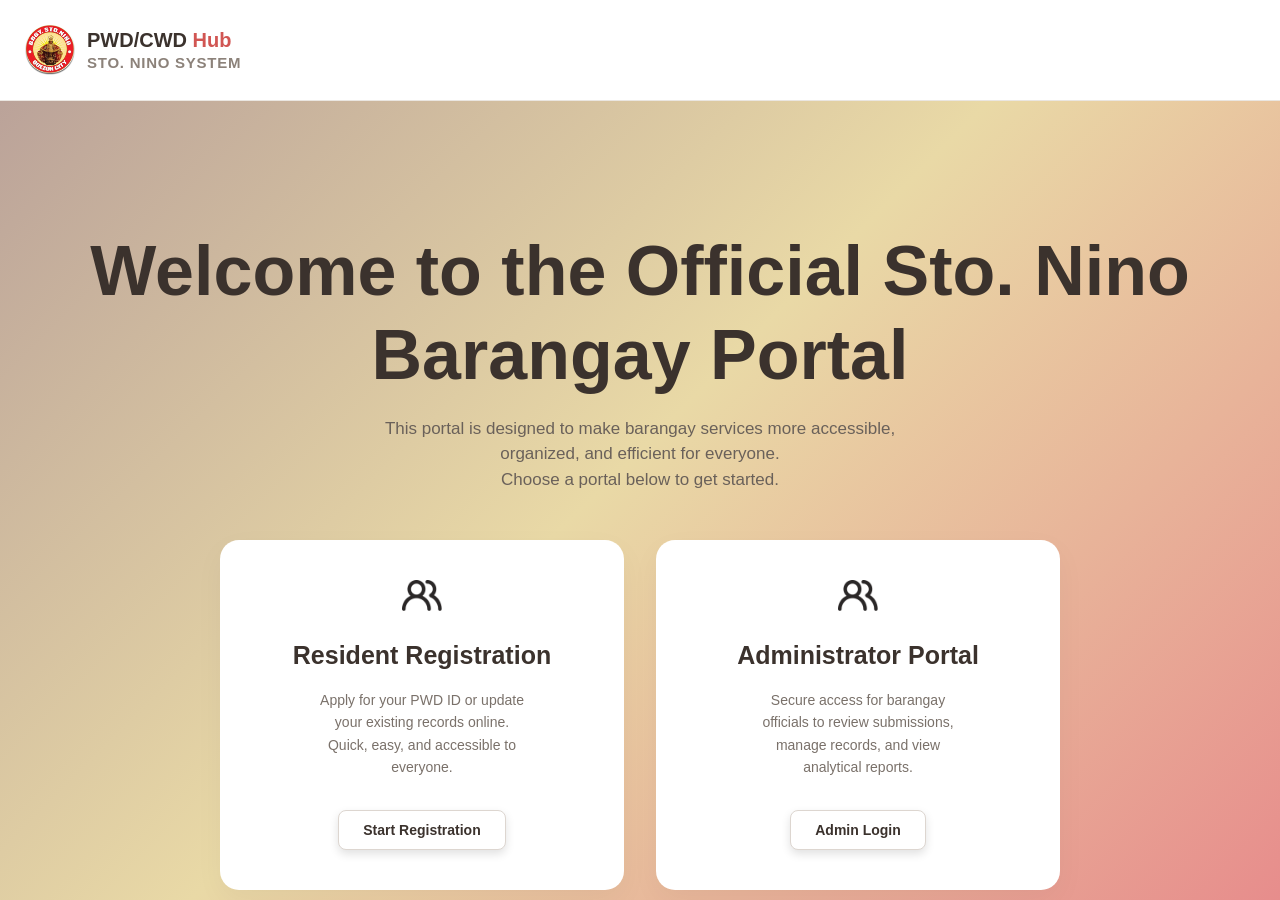
<file: index.html>
<!DOCTYPE html>
<html lang="en">
<head>
    <meta charset="UTF-8">
    <meta name="viewport" content="width=device-width, initial-scale=1.0">
    <title>Sto. Nino Barangay Portal Replica</title>
    <link rel="stylesheet" href="css/homepage.css" />
</head>
<body>
    <div class="page-container">
        <header>
            <div class="header-branding">

               <img src="assets/barangay-logo.png" alt="Company Logo" width="50">
                        <!-- papalitan nalang yung laman ng icon sa taas nito (placeholder icon lng muna) -->
                 
                <div class="header-text">
                    <div>PWD/CWD <span class="hub-text">Hub</span></div>
                    <span class="system-text">Sto. Nino System</span>
                </div>
            </div>
        </header>

        <main>
            <div class="main-container">
                <div class="welcome-message">
                    <h1>Welcome to the Official Sto. Nino Barangay Portal</h1>
                    <p>This portal is designed to make barangay services more accessible, <br> organized, and efficient for everyone. <br>Choose a portal below to get started.</p>
                </div>

                <div class="portal-cards-grid">
                    <div class="portal-card">
                           <img src="assets/users.png" alt="Company Logo" width="40">
                        <!-- papalitan nalang yung laman ng icon sa taas nito (placeholder icon lng muna) -->
                        <h2>Resident Registration</h2>
                        <p>Apply for your PWD ID or update <br> your existing records online.<br> Quick, easy, and accessible to <br>everyone.</p>
                        <button class="card-button" onclick= "toLogin()"> 
                            Start Registration
                        </button>
                    </div>

                    <div class="portal-card">
                        <img src="assets/users.png" alt="Company Logo" width="40">
                        <!-- papalitan nalang yung laman ng icon sa taas nito (placeholder icon lng muna) -->
                        <h2>Administrator Portal</h2>
                        <p>Secure access for barangay<br> officials to review submissions,<br> manage records, and view<br> analytical reports.</p>
                        <button class="card-button" onclick = "toLogin()"> 
                         
                                Admin Login
                          
                        </button>
                    </div>
                </div>
            </div>
        </main>
    </div>
</body>
<script>
    function toLogin() {
        window.location.href = "login.html";
    }
</script>
</html>
</file>
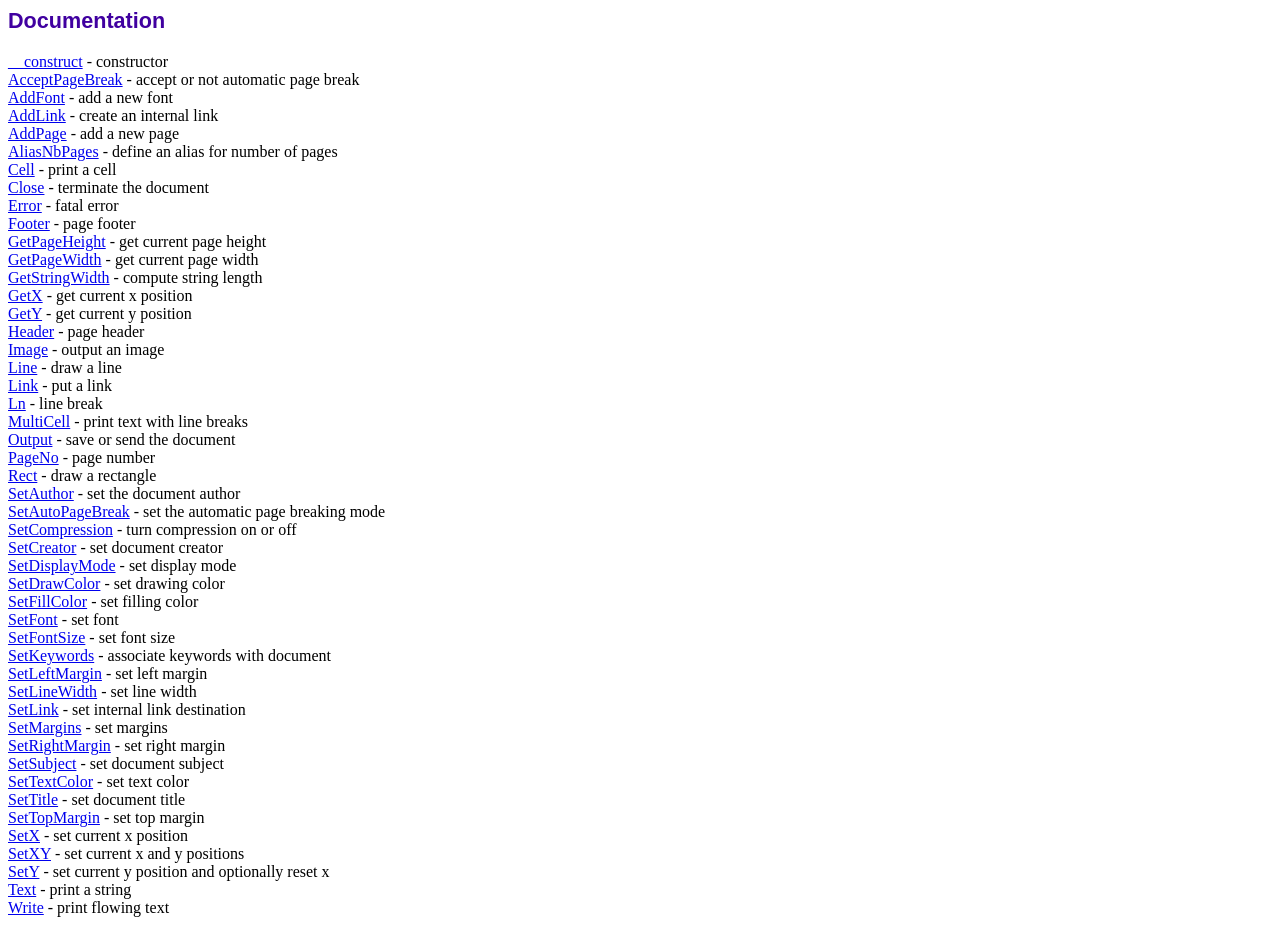
<file: fpdf/doc/index.htm>
<!DOCTYPE html PUBLIC "-//W3C//DTD HTML 4.01 Transitional//EN">
<html>
<head>
<meta http-equiv="Content-Type" content="text/html; charset=UTF-8">
<title>Documentation</title>
<link type="text/css" rel="stylesheet" href="../fpdf.css">
</head>
<body>
<h1>Documentation</h1>
<a href="__construct.htm">__construct</a> - constructor<br>
<a href="acceptpagebreak.htm">AcceptPageBreak</a> - accept or not automatic page break<br>
<a href="addfont.htm">AddFont</a> - add a new font<br>
<a href="addlink.htm">AddLink</a> - create an internal link<br>
<a href="addpage.htm">AddPage</a> - add a new page<br>
<a href="aliasnbpages.htm">AliasNbPages</a> - define an alias for number of pages<br>
<a href="cell.htm">Cell</a> - print a cell<br>
<a href="close.htm">Close</a> - terminate the document<br>
<a href="error.htm">Error</a> - fatal error<br>
<a href="footer.htm">Footer</a> - page footer<br>
<a href="getpageheight.htm">GetPageHeight</a> - get current page height<br>
<a href="getpagewidth.htm">GetPageWidth</a> - get current page width<br>
<a href="getstringwidth.htm">GetStringWidth</a> - compute string length<br>
<a href="getx.htm">GetX</a> - get current x position<br>
<a href="gety.htm">GetY</a> - get current y position<br>
<a href="header.htm">Header</a> - page header<br>
<a href="image.htm">Image</a> - output an image<br>
<a href="line.htm">Line</a> - draw a line<br>
<a href="link.htm">Link</a> - put a link<br>
<a href="ln.htm">Ln</a> - line break<br>
<a href="multicell.htm">MultiCell</a> - print text with line breaks<br>
<a href="output.htm">Output</a> - save or send the document<br>
<a href="pageno.htm">PageNo</a> - page number<br>
<a href="rect.htm">Rect</a> - draw a rectangle<br>
<a href="setauthor.htm">SetAuthor</a> - set the document author<br>
<a href="setautopagebreak.htm">SetAutoPageBreak</a> - set the automatic page breaking mode<br>
<a href="setcompression.htm">SetCompression</a> - turn compression on or off<br>
<a href="setcreator.htm">SetCreator</a> - set document creator<br>
<a href="setdisplaymode.htm">SetDisplayMode</a> - set display mode<br>
<a href="setdrawcolor.htm">SetDrawColor</a> - set drawing color<br>
<a href="setfillcolor.htm">SetFillColor</a> - set filling color<br>
<a href="setfont.htm">SetFont</a> - set font<br>
<a href="setfontsize.htm">SetFontSize</a> - set font size<br>
<a href="setkeywords.htm">SetKeywords</a> - associate keywords with document<br>
<a href="setleftmargin.htm">SetLeftMargin</a> - set left margin<br>
<a href="setlinewidth.htm">SetLineWidth</a> - set line width<br>
<a href="setlink.htm">SetLink</a> - set internal link destination<br>
<a href="setmargins.htm">SetMargins</a> - set margins<br>
<a href="setrightmargin.htm">SetRightMargin</a> - set right margin<br>
<a href="setsubject.htm">SetSubject</a> - set document subject<br>
<a href="settextcolor.htm">SetTextColor</a> - set text color<br>
<a href="settitle.htm">SetTitle</a> - set document title<br>
<a href="settopmargin.htm">SetTopMargin</a> - set top margin<br>
<a href="setx.htm">SetX</a> - set current x position<br>
<a href="setxy.htm">SetXY</a> - set current x and y positions<br>
<a href="sety.htm">SetY</a> - set current y position and optionally reset x<br>
<a href="text.htm">Text</a> - print a string<br>
<a href="write.htm">Write</a> - print flowing text<br>
</body>
</html>
</file>
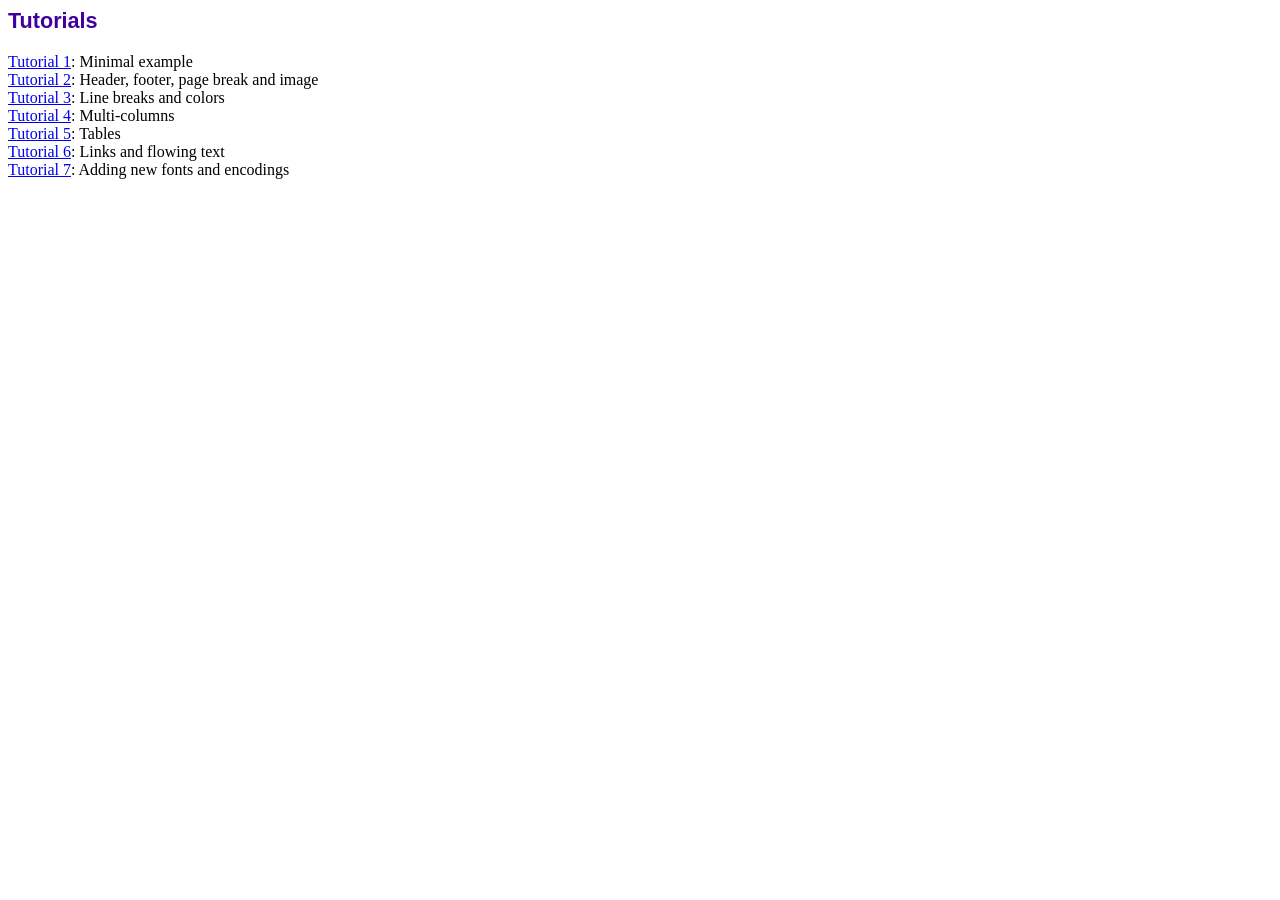
<file: fpdf/tutorial/index.htm>
<!DOCTYPE html PUBLIC "-//W3C//DTD HTML 4.01 Transitional//EN">
<html>
<head>
<meta http-equiv="Content-Type" content="text/html; charset=UTF-8">
<title>Tutorials</title>
<link type="text/css" rel="stylesheet" href="../fpdf.css">
</head>
<body>
<h1>Tutorials</h1>
<ul style="list-style-type:none; margin-left:0; padding-left:0">
<li><a href="tuto1.htm">Tutorial 1</a>: Minimal example</li>
<li><a href="tuto2.htm">Tutorial 2</a>: Header, footer, page break and image</li>
<li><a href="tuto3.htm">Tutorial 3</a>: Line breaks and colors</li>
<li><a href="tuto4.htm">Tutorial 4</a>: Multi-columns</li>
<li><a href="tuto5.htm">Tutorial 5</a>: Tables</li>
<li><a href="tuto6.htm">Tutorial 6</a>: Links and flowing text</li>
<li><a href="tuto7.htm">Tutorial 7</a>: Adding new fonts and encodings</li>
</ul>
</body>
</html>
</file>
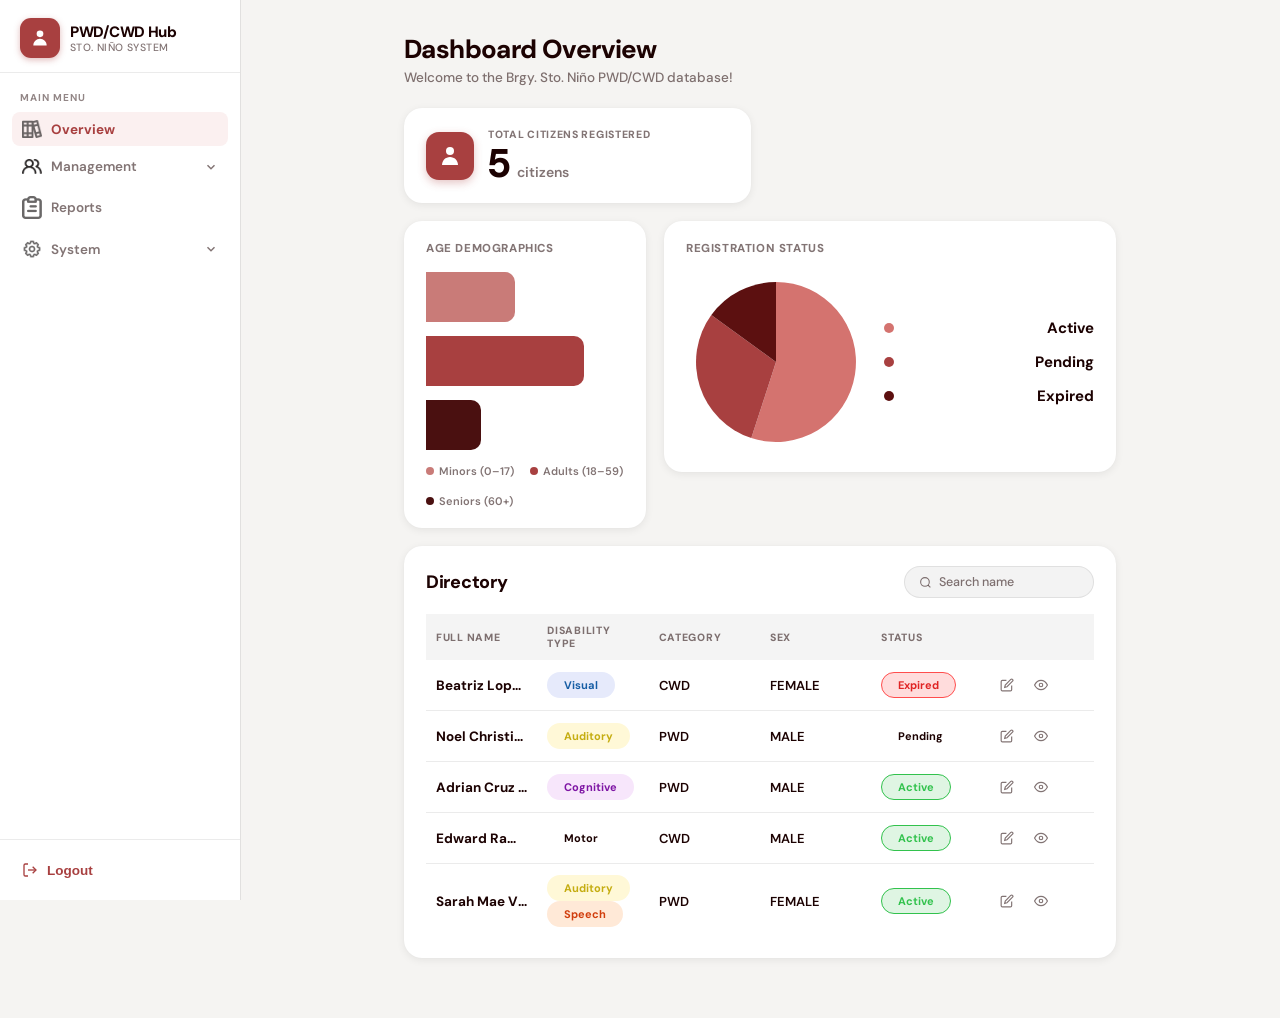
<file: dashboard.html>
<!DOCTYPE html>
<html lang="en">
<head>
<meta charset="UTF-8">
<meta name="viewport" content="width=device-width, initial-scale=1.0">
<title>PWD/CWD Hub – Dashboard</title>
<link href="https://fonts.googleapis.com/css2?family=DM+Sans:ital,opsz,wght@0,9..40,300;0,9..40,400;0,9..40,500;0,9..40,600;0,9..40,700;0,9..40,800;1,9..40,400&display=swap" rel="stylesheet">
<link rel="stylesheet" href="css/dashboard.css" />
</head>
<body>

<!-- ── SIDEBAR ── -->
<aside class="sidebar">
  <div class="sidebar-brand">
    <div class="brand-icon">
      <svg viewBox="0 0 24 24" xmlns="http://www.w3.org/2000/svg"><circle cx="12" cy="7" r="4"/><path d="M4 21c0-4.418 3.582-8 8-8s8 3.582 8 8"/></svg>
    </div>
    <div class="brand-text">
      <span class="brand-name">PWD/CWD Hub</span>
      <span class="brand-sub">Sto. Niño System</span>
    </div>
  </div>

  <nav class="sidebar-nav">
    <div class="nav-section-label">Main Menu</div>

    <div class="nav-group">
      <a class="nav-item active" href="#">
        <img src = "assets/overviewicon.png" width="20">
        Overview
      </a>
    </div>

    <div class="nav-group">
      <a class="nav-item open" href="#" onclick="toggleMenu(event,'mgmt-sub')">
        <img src = "assets/users.png" width="20" >
        Management
        <svg class="chevron" viewBox="0 0 24 24"><polyline points="6 15 12 9 18 15"/></svg>
      </a>
      <div class="nav-sub" id="mgmt-sub">
        <a class="nav-sub-item" href="#">View Residents</a>
        <a class="nav-sub-item" href="registration.html">New Registration</a>
        <a class="nav-sub-item" href="#">Review Submissions</a>
      </div>
    </div>

    <div class="nav-group">
      <a class="nav-item" href="#">
        <img src = "assets/reporticon.png" width="20" >
        Reports
      </a>
    </div>

    <div class="nav-group">
      <a class="nav-item open" href="#" onclick="toggleMenu(event,'system-sub')">
        <img src = "assets/settingicon.png" width="20" >
        System
        <svg class="chevron" viewBox="0 0 24 24"><polyline points="6 15 12 9 18 15"/></svg>
      </a>
      <div class="nav-sub" id="system-sub">
        <a class="nav-sub-item" href="#">System Tools</a>
        <a class="nav-sub-item" href="#">Accounts</a>
        <a class="nav-sub-item" href="#">Archive</a>
      </div>
    </div>
  </nav>

  <div class="sidebar-footer">
    <button class="logout-btn" href="login.html">
      <svg viewBox="0 0 24 24"><path d="M9 21H5a2 2 0 0 1-2-2V5a2 2 0 0 1 2-2h4"/><polyline points="16 17 21 12 16 7"/><line x1="21" y1="12" x2="9" y2="12"/></svg>
      Logout
    </button>
  </div>
</aside>

<!-- ── MAIN ── -->
<div class="main">
  <h1 class="page-title">Dashboard Overview</h1>
  <p class="page-sub">Welcome to the Brgy. Sto. Niño PWD/CWD database!</p>

  <!-- Top stat cards -->
  <div class="top-row">
    <div class="stat-card">
      <div class="stat-header">
        <div class="stat-icon">
          <svg viewBox="0 0 24 24"><circle cx="12" cy="7" r="4"/><path d="M4 21c0-4.418 3.582-8 8-8s8 3.582 8 8"/></svg>
        </div>
        <div>
          <div class="stat-label">Total Citizens Registered</div>
          <div>
            <span class="stat-number">5</span>
            <span class="stat-unit">citizens</span>
          </div>
        </div>
      </div>
    </div>
  </div>

  <!-- Charts row -->
  <div class="chart-row">
    <!-- Age Demographics Bar Chart -->
    <div class="chart-card">
      <div class="chart-title">Age Demographics</div>
      <div class="bar-chart">
        <!-- Minors (0-17): medium length, light salmon-red -->
        <div class="bar-row">
          <div class="bar-track">
            <div class="bar-fill" style="width:45%;background:#C97B78;"></div>
          </div>
        </div>
        <!-- Adults (18-59): longest bar, medium dark red -->
        <div class="bar-row">
          <div class="bar-track">
            <div class="bar-fill" style="width:80%;background:#A84040;"></div>
          </div>
        </div>
        <!-- Seniors (60+): shortest bar, very dark maroon -->
        <div class="bar-row">
          <div class="bar-track">
            <div class="bar-fill" style="width:28%;background:#4A1010;"></div>
          </div>
        </div>
      </div>
      <div class="bar-legend">
        <div class="legend-item"><div class="legend-dot" style="background:#C97B78;"></div> Minors (0–17)</div>
        <div class="legend-item"><div class="legend-dot" style="background:#A84040;"></div> Adults (18–59)</div>
        <div class="legend-item"><div class="legend-dot" style="background:#4A1010;"></div> Seniors (60+)</div>
      </div>
    </div>

    <!-- Registration Status Pie Chart -->
    <div class="chart-card">
      <div class="chart-title">Registration Status</div>
      <div class="pie-wrap">
        <svg width="180" height="180" viewBox="0 0 180 180">
          <!-- Active ~55%: light salmon-red, largest slice -->
          <path class="pie-slice" d="M90,90 L90,10 A80,80 0 1,1 65.3,166.1 Z" fill="#D4736F"/>
          <!-- Pending ~30%: medium dark red -->
          <path class="pie-slice" d="M90,90 L65.3,166.1 A80,80 0 0,1 25.3,43.0 Z" fill="#A84040"/>
          <!-- Expired ~15%: darkest red, small slice top-left -->
          <path class="pie-slice" d="M90,90 L25.3,43.0 A80,80 0 0,1 90,10 Z" fill="#5C1010"/>
        </svg>
        <div class="pie-legend">
          <div class="pie-legend-item"><div class="pie-dot" style="background:#D4736F;"></div> Active</div>
          <div class="pie-legend-item"><div class="pie-dot" style="background:#A84040;"></div> Pending</div>
          <div class="pie-legend-item"><div class="pie-dot" style="background:#5C1010;"></div> Expired</div>
        </div>
      </div>
    </div>
  </div>

  <!-- Directory Table -->
  <div class="dir-card">
    <div class="dir-header">
      <div class="dir-title">Directory</div>
      <div class="search-wrap">
        <svg viewBox="0 0 24 24"><circle cx="11" cy="11" r="8"/><line x1="21" y1="21" x2="16.65" y2="16.65"/></svg>
        <input type="text" placeholder="Search name">
      </div>
    </div>

    <table>
      <thead>
        <tr>
          <th>Full Name</th>
          <th>Disability Type</th>
          <th>Category</th>
          <th>Sex</th>
          <th>Status</th>
          <th></th>
        </tr>
      </thead>
      <tbody>
        <tr>
          <td class="td-name">Beatriz Lopez Navarro</td>
          <td><span class="badge badge-visual">Visual</span></td>
          <td>CWD</td>
          <td>FEMALE</td>
          <td><span class="status status-expired">Expired</span></td>
          <td>
            <div class="actions">
              <button class="action-btn" title="Edit">
                <svg viewBox="0 0 24 24"><path d="M11 4H4a2 2 0 0 0-2 2v14a2 2 0 0 0 2 2h14a2 2 0 0 0 2-2v-7"/><path d="M18.5 2.5a2.121 2.121 0 0 1 3 3L12 15l-4 1 1-4 9.5-9.5z"/></svg>
              </button>
              <button class="action-btn" title="View">
                <svg viewBox="0 0 24 24"><path d="M1 12s4-8 11-8 11 8 11 8-4 8-11 8-11-8-11-8z"/><circle cx="12" cy="12" r="3"/></svg>
              </button>
            </div>
          </td>
        </tr>
        <tr>
          <td class="td-name">Noel Christian Cruz</td>
          <td><span class="badge badge-auditory">Auditory</span></td>
          <td>PWD</td>
          <td>MALE</td>
          <td><span class="status status-pending">Pending</span></td>
          <td>
            <div class="actions">
              <button class="action-btn" title="Edit">
                <svg viewBox="0 0 24 24"><path d="M11 4H4a2 2 0 0 0-2 2v14a2 2 0 0 0 2 2h14a2 2 0 0 0 2-2v-7"/><path d="M18.5 2.5a2.121 2.121 0 0 1 3 3L12 15l-4 1 1-4 9.5-9.5z"/></svg>
              </button>
              <button class="action-btn" title="View">
                <svg viewBox="0 0 24 24"><path d="M1 12s4-8 11-8 11 8 11 8-4 8-11 8-11-8-11-8z"/><circle cx="12" cy="12" r="3"/></svg>
              </button>
            </div>
          </td>
        </tr>
        <tr>
          <td class="td-name">Adrian Cruz Santos</td>
          <td><span class="badge badge-cognitive">Cognitive</span></td>
          <td>PWD</td>
          <td>MALE</td>
          <td><span class="status status-active">Active</span></td>
          <td>
            <div class="actions">
              <button class="action-btn" title="Edit">
                <svg viewBox="0 0 24 24"><path d="M11 4H4a2 2 0 0 0-2 2v14a2 2 0 0 0 2 2h14a2 2 0 0 0 2-2v-7"/><path d="M18.5 2.5a2.121 2.121 0 0 1 3 3L12 15l-4 1 1-4 9.5-9.5z"/></svg>
              </button>
              <button class="action-btn" title="View">
                <svg viewBox="0 0 24 24"><path d="M1 12s4-8 11-8 11 8 11 8-4 8-11 8-11-8-11-8z"/><circle cx="12" cy="12" r="3"/></svg>
              </button>
            </div>
          </td>
        </tr>
        <tr>
          <td class="td-name">Edward Ramos Garcia</td>
          <td><span class="badge badge-motor">Motor</span></td>
          <td>CWD</td>
          <td>MALE</td>
          <td><span class="status status-active">Active</span></td>
          <td>
            <div class="actions">
              <button class="action-btn" title="Edit">
                <svg viewBox="0 0 24 24"><path d="M11 4H4a2 2 0 0 0-2 2v14a2 2 0 0 0 2 2h14a2 2 0 0 0 2-2v-7"/><path d="M18.5 2.5a2.121 2.121 0 0 1 3 3L12 15l-4 1 1-4 9.5-9.5z"/></svg>
              </button>
              <button class="action-btn" title="View">
                <svg viewBox="0 0 24 24"><path d="M1 12s4-8 11-8 11 8 11 8-4 8-11 8-11-8-11-8z"/><circle cx="12" cy="12" r="3"/></svg>
              </button>
            </div>
          </td>
        </tr>
        <tr>
          <td class="td-name">Sarah Mae Villanueva</td>
          <td>
            <span class="badge badge-auditory">Auditory</span><br>
            <span class="badge badge-speech">Speech</span>
          </td>
          <td>PWD</td>
          <td>FEMALE</td>
          <td><span class="status status-active">Active</span></td>
          <td>
            <div class="actions">
              <button class="action-btn" title="Edit">
                <svg viewBox="0 0 24 24"><path d="M11 4H4a2 2 0 0 0-2 2v14a2 2 0 0 0 2 2h14a2 2 0 0 0 2-2v-7"/><path d="M18.5 2.5a2.121 2.121 0 0 1 3 3L12 15l-4 1 1-4 9.5-9.5z"/></svg>
              </button>
              <button class="action-btn" title="View">
                <svg viewBox="0 0 24 24"><path d="M1 12s4-8 11-8 11 8 11 8-4 8-11 8-11-8-11-8z"/><circle cx="12" cy="12" r="3"/></svg>
              </button>
            </div>
          </td>
        </tr>
      </tbody>
    </table>
  </div>
</div>
<script>
function toggleMenu(event, id) {
  event.preventDefault();

  const trigger = event.currentTarget;
  const submenu = document.getElementById(id);

  // Toggle open class on parent
  trigger.classList.toggle("open");

  // Toggle submenu
  submenu.classList.toggle("open");
}
</script>
</body>
</html>
</file>
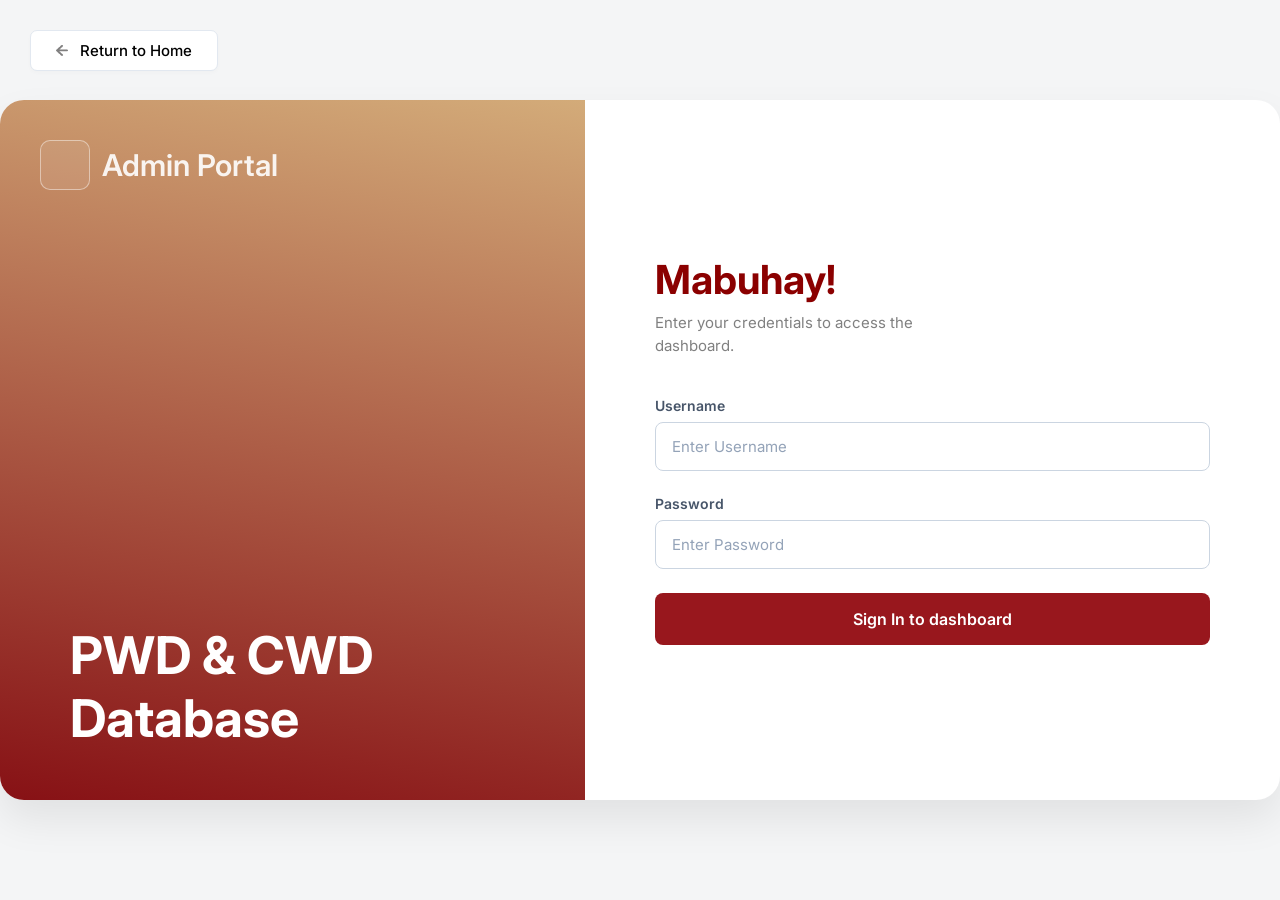
<file: login.html>
<!DOCTYPE html>
<html lang="en">
<head>
    <meta charset="UTF-8">
    <meta name="viewport" content="width=device-width, initial-scale=1.0">
    <title>Login</title>
    <link href="https://fonts.googleapis.com/css2?family=Inter:wght@400;500;600;700;800&display=swap" rel="stylesheet">
    <link rel="stylesheet" href="css/login.css" />
</head>

<body>
    <button class="return-btn" onclick="toHome()">
        <img src="assets/leftarrow1.png" width="12">
        Return to Home
    </button>

    <div class="card-container">
        
        <div class="left-panel">
            <div class="admin-badge">
                <div class="shield-icon">

                    <!-- PALAGAY SHIELD ICON DITO -->

                </div>
                Admin Portal
            </div>
            <h1>PWD & CWD<br>Database</h1>
        </div>

        <div class="right-panel">
            <h2>Mabuhay!</h2>
            <p class="subtitle">Enter your credentials to access the<br>dashboard.</p>

            <form onsubmit="event.preventDefault();">
                <div class="input-group">
                    <label for="username">Username</label>
                    <div class="input-wrapper">
                        <input type="text" id="username" placeholder="Enter Username">
                    </div>
                </div>

                <div class="input-group">
                    <label for="password">Password</label>
                    <div class="input-wrapper">
                        <input type="password" id="password" placeholder="Enter Password">
                        <span class="eye-icon" onclick="togglePassword()">
                            
                            <!-- PUT EYE ICON -->

                        </span>
                    </div>
                </div>

                <button type="submit" class="submit-btn" onclick="toDashboard()">
                    Sign In to dashboard 
                    
                    <!-- PUT ARROW POINTING RIGHT ICON -->
                     
                </button>
            </form>
        </div>

    </div>

</body>
<script>
    function togglePassword() {
        const passwordInput = document.getElementById('password');
        const eyeIcon = document.querySelector('.eye-icon');
        if (passwordInput.type === 'password') {
            passwordInput.type = 'text';
            // eyeIcon.src = 'assets/eye-open.png'; // Change to open eye icon
        } else {
            passwordInput.type = 'password';
            // eyeIcon.src = 'assets/eye-closed.png'; // Change to closed eye icon
        }
    }

    function toDashboard() {
        window.location.href = "dashboard.html";
    }
    function toHome() {
        window.location.href = "index.html";
    }
</script>
</html>
</file>
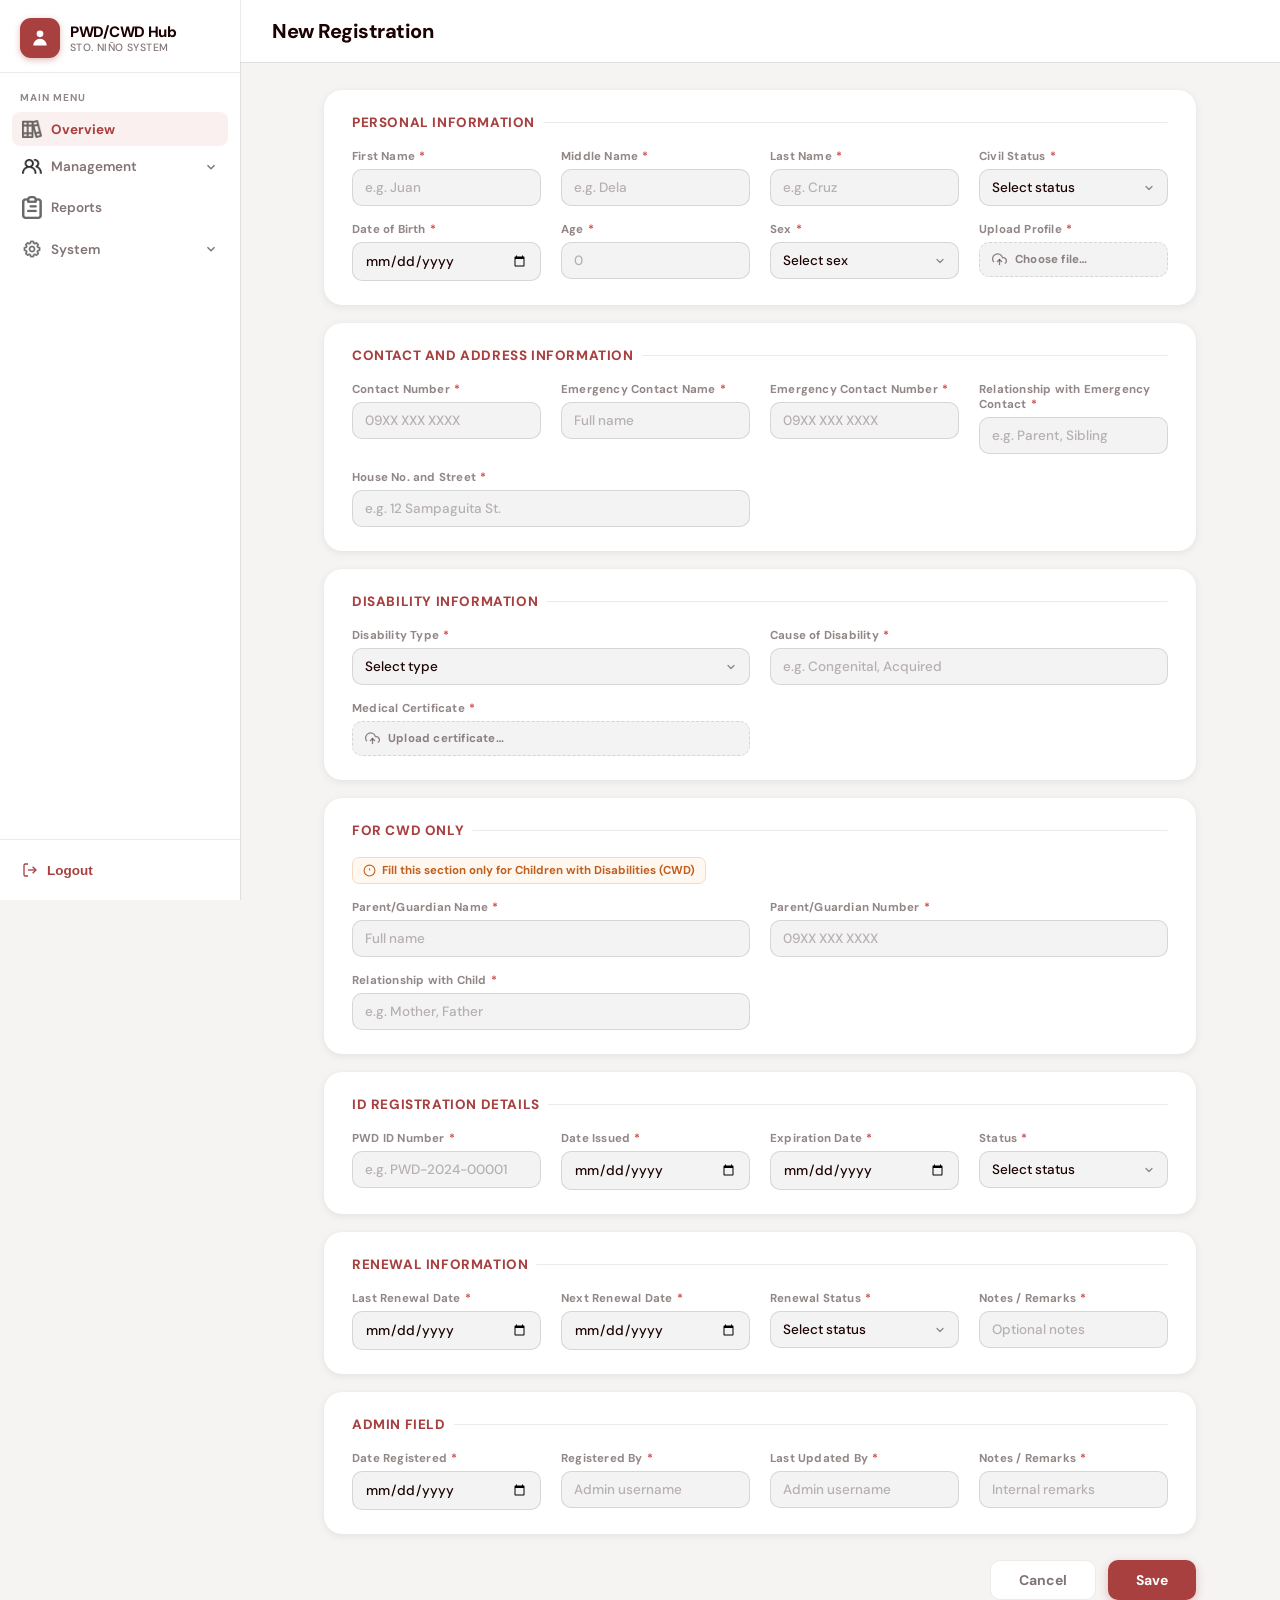
<file: registration.html>
<!DOCTYPE html>
<html lang="en">
<head>
<meta charset="UTF-8">
<meta name="viewport" content="width=device-width, initial-scale=1.0">
<title>PWD/CWD Hub – New Registration</title>
<link href="https://fonts.googleapis.com/css2?family=DM+Sans:ital,opsz,wght@0,9..40,300;0,9..40,400;0,9..40,500;0,9..40,600;0,9..40,700;0,9..40,800;1,9..40,400&family=DM+Mono:wght@400;500&display=swap" rel="stylesheet">
<link rel="stylesheet" href="css/registration.css" />
</head>
<body>

<!-- ── SIDEBAR ── -->
<aside class="sidebar">
  <div class="sidebar-brand">
    <div class="brand-icon">
      <svg viewBox="0 0 24 24" xmlns="http://www.w3.org/2000/svg"><circle cx="12" cy="7" r="4"/><path d="M4 21c0-4.418 3.582-8 8-8s8 3.582 8 8"/></svg>
    </div>
    <div class="brand-text">
      <span class="brand-name">PWD/CWD Hub</span>
      <span class="brand-sub">Sto. Niño System</span>
    </div>
  </div>

  <nav class="sidebar-nav">
    <div class="nav-section-label">Main Menu</div>

    <div class="nav-group">
      <a class="nav-item active" href="#">
        <img src = "assets/overviewicon.png" width="20">
        Overview
      </a>
    </div>

    <div class="nav-group">
      <a class="nav-item open" href="#" onclick="toggleMenu(event,'mgmt-sub')">
        <img src = "assets/users.png" width="20" >
        Management
        <svg class="chevron" viewBox="0 0 24 24"><polyline points="6 15 12 9 18 15"/></svg>
      </a>
      <div class="nav-sub" id="mgmt-sub">
        <a class="nav-sub-item" href="#">View Residents</a>
        <a class="nav-sub-item" href="registration.html">New Registration</a>
        <a class="nav-sub-item" href="#">Review Submissions</a>
      </div>
    </div>

    <div class="nav-group">
      <a class="nav-item" href="#">
        <img src = "assets/reporticon.png" width="20" >
        Reports
      </a>
    </div>

    <div class="nav-group">
      <a class="nav-item open" href="#" onclick="toggleMenu(event,'system-sub')">
        <img src = "assets/settingicon.png" width="20" >
        System
        <svg class="chevron" viewBox="0 0 24 24"><polyline points="6 15 12 9 18 15"/></svg>
      </a>
      <div class="nav-sub" id="system-sub">
        <a class="nav-sub-item" href="#">System Tools</a>
        <a class="nav-sub-item" href="#">Accounts</a>
        <a class="nav-sub-item" href="#">Archive</a>
      </div>
    </div>
  </nav>

  <div class="sidebar-footer">
    <button class="logout-btn" href="login.html">
      <svg viewBox="0 0 24 24"><path d="M9 21H5a2 2 0 0 1-2-2V5a2 2 0 0 1 2-2h4"/><polyline points="16 17 21 12 16 7"/><line x1="21" y1="12" x2="9" y2="12"/></svg>
      Logout
    </button>
  </div>
</aside>

<!-- ─── MAIN ───────────────────────────────────────── -->
<div class="main">
  <header class="topbar">
    <h1 class="topbar-title">New Registration</h1>
  </header>

  <div class="content">

    <!-- Personal Information -->
    <div class="card">
      <div class="card-title">Personal Information</div>
      <div class="form-grid">
        <div class="field">
          <label>First Name <span class="req">*</span></label>
          <input type="text" placeholder="e.g. Juan">
        </div>
        <div class="field">
          <label>Middle Name <span class="req">*</span></label>
          <input type="text" placeholder="e.g. Dela">
        </div>
        <div class="field">
          <label>Last Name <span class="req">*</span></label>
          <input type="text" placeholder="e.g. Cruz">
        </div>
        <div class="field">
          <label>Civil Status <span class="req">*</span></label>
          <select>
            <option value="">Select status</option>
            <option>Single</option>
            <option>Married</option>
            <option>Widowed</option>
            <option>Separated</option>
          </select>
        </div>
        <div class="field">
          <label>Date of Birth <span class="req">*</span></label>
          <input type="date">
        </div>
        <div class="field">
          <label>Age <span class="req">*</span></label>
          <input type="number" placeholder="0" min="0" max="130">
        </div>
        <div class="field">
          <label>Sex <span class="req">*</span></label>
          <select>
            <option value="">Select sex</option>
            <option>Male</option>
            <option>Female</option>
          </select>
        </div>
        <div class="field">
          <label>Upload Profile <span class="req">*</span></label>
          <label class="file-input-wrap">
            <svg viewBox="0 0 24 24"><polyline points="16 16 12 12 8 16"/><line x1="12" y1="12" x2="12" y2="21"/><path d="M20.39 18.39A5 5 0 0 0 18 9h-1.26A8 8 0 1 0 3 16.3"/></svg>
            Choose file…
            <input type="file" accept="image/*">
          </label>
        </div>
      </div>
    </div>

    <!-- Contact and Address Information -->
    <div class="card">
      <div class="card-title">Contact and Address Information</div>
      <div class="form-grid">
        <div class="field">
          <label>Contact Number <span class="req">*</span></label>
          <input type="tel" placeholder="09XX XXX XXXX">
        </div>
        <div class="field">
          <label>Emergency Contact Name <span class="req">*</span></label>
          <input type="text" placeholder="Full name">
        </div>
        <div class="field">
          <label>Emergency Contact Number <span class="req">*</span></label>
          <input type="tel" placeholder="09XX XXX XXXX">
        </div>
        <div class="field">
          <label>Relationship with Emergency Contact <span class="req">*</span></label>
          <input type="text" placeholder="e.g. Parent, Sibling">
        </div>
        <div class="field span-2">
          <label>House No. and Street <span class="req">*</span></label>
          <input type="text" placeholder="e.g. 12 Sampaguita St.">
        </div>
      </div>
    </div>

    <!-- Disability Information -->
    <div class="card">
      <div class="card-title">Disability Information</div>
      <div class="form-grid cols-3">
        <div class="field">
          <label>Disability Type <span class="req">*</span></label>
          <select>
            <option value="">Select type</option>
            <option>Cognitive</option>
            <option>Visual</option>
            <option>Motor</option>
            <option>Auditory</option>
            <option>Speech</option>
            <option>Psychosocial</option>
          </select>
        </div>
        <div class="field">
          <label>Cause of Disability <span class="req">*</span></label>
          <input type="text" placeholder="e.g. Congenital, Acquired">
        </div>
        <div class="field">
          <label>Medical Certificate <span class="req">*</span></label>
          <label class="file-input-wrap">
            <svg viewBox="0 0 24 24"><polyline points="16 16 12 12 8 16"/><line x1="12" y1="12" x2="12" y2="21"/><path d="M20.39 18.39A5 5 0 0 0 18 9h-1.26A8 8 0 1 0 3 16.3"/></svg>
            Upload certificate…
            <input type="file" accept=".pdf,image/*">
          </label>
        </div>
      </div>
    </div>

    <!-- For CWD Only -->
    <div class="card">
      <div class="card-title">For CWD Only</div>
      <div class="cwd-note">
        <svg style="width:13px;height:13px;stroke:currentColor;fill:none;stroke-width:2;" viewBox="0 0 24 24"><circle cx="12" cy="12" r="10"/><line x1="12" y1="8" x2="12" y2="12"/><line x1="12" y1="16" x2="12.01" y2="16"/></svg>
        Fill this section only for Children with Disabilities (CWD)
      </div>
      <div class="form-grid cols-3">
        <div class="field">
          <label>Parent/Guardian Name <span class="req">*</span></label>
          <input type="text" placeholder="Full name">
        </div>
        <div class="field">
          <label>Parent/Guardian Number <span class="req">*</span></label>
          <input type="tel" placeholder="09XX XXX XXXX">
        </div>
        <div class="field">
          <label>Relationship with Child <span class="req">*</span></label>
          <input type="text" placeholder="e.g. Mother, Father">
        </div>
      </div>
    </div>

    <!-- ID Registration Details -->
    <div class="card">
      <div class="card-title">ID Registration Details</div>
      <div class="form-grid">
        <div class="field">
          <label>PWD ID Number <span class="req">*</span></label>
          <input type="text" placeholder="e.g. PWD-2024-00001">
        </div>
        <div class="field">
          <label>Date Issued <span class="req">*</span></label>
          <input type="date">
        </div>
        <div class="field">
          <label>Expiration Date <span class="req">*</span></label>
          <input type="date">
        </div>
        <div class="field">
          <label>Status <span class="req">*</span></label>
          <select>
            <option value="">Select status</option>
            <option>Active</option>
            <option>Pending</option>
            <option>Expired</option>
            <option>Revoked</option>
          </select>
        </div>
      </div>
    </div>

    <!-- Renewal Information -->
    <div class="card">
      <div class="card-title">Renewal Information</div>
      <div class="form-grid">
        <div class="field">
          <label>Last Renewal Date <span class="req">*</span></label>
          <input type="date">
        </div>
        <div class="field">
          <label>Next Renewal Date <span class="req">*</span></label>
          <input type="date">
        </div>
        <div class="field">
          <label>Renewal Status <span class="req">*</span></label>
          <select>
            <option value="">Select status</option>
            <option>Active</option>
            <option>Pending</option>
            <option>Overdue</option>
          </select>
        </div>
        <div class="field">
          <label>Notes / Remarks <span class="req">*</span></label>
          <input type="text" placeholder="Optional notes">
        </div>
      </div>
    </div>

    <!-- Admin Field -->
    <div class="card">
      <div class="card-title">Admin Field</div>
      <div class="form-grid">
        <div class="field">
          <label>Date Registered <span class="req">*</span></label>
          <input type="date">
        </div>
        <div class="field">
          <label>Registered By <span class="req">*</span></label>
          <input type="text" placeholder="Admin username">
        </div>
        <div class="field">
          <label>Last Updated By <span class="req">*</span></label>
          <input type="text" placeholder="Admin username">
        </div>
        <div class="field">
          <label>Notes / Remarks <span class="req">*</span></label>
          <input type="text" placeholder="Internal remarks">
        </div>
      </div>
    </div>

    <!-- Actions -->
    <div class="form-footer">
      <button class="btn btn-cancel" type="button">Cancel</button>
      <button class="btn btn-save" type="button">Save</button>
    </div>

  </div><!-- /content -->
</div><!-- /main -->

<script>
function toggleMenu(event, id) {
  event.preventDefault();

  const trigger = event.currentTarget;
  const submenu = document.getElementById(id);

  // Toggle open class on parent
  trigger.classList.toggle("open");

  // Toggle submenu
  submenu.classList.toggle("open");
}
</script>

</body>
</html>
</file>
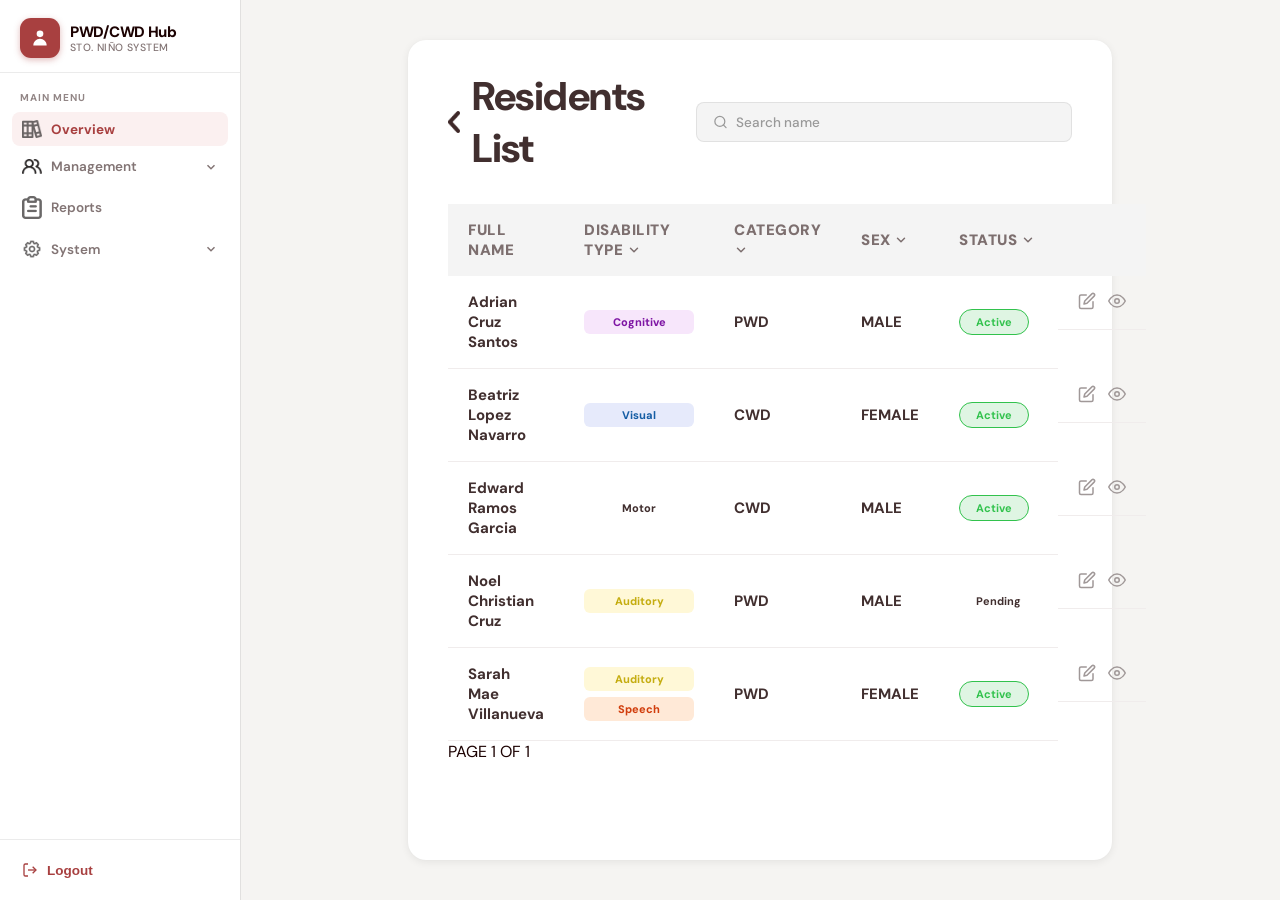
<file: resident.html>
<!DOCTYPE html>
<html lang="en">
<head>
<meta charset="UTF-8">
<meta name="viewport" content="width=device-width, initial-scale=1.0">
<title>Resident</title>
<link href="https://fonts.googleapis.com/css2?family=DM+Sans:ital,opsz,wght@0,9..40,300;0,9..40,400;0,9..40,500;0,9..40,600;0,9..40,700;0,9..40,800;1,9..40,400&display=swap" rel="stylesheet">
<link rel="stylesheet" href="css/resident.css" />
</head>
<body>

<!-- ── SIDEBAR ── -->
<aside class="sidebar">
  <div class="sidebar-brand">
    <div class="brand-icon">
      <svg viewBox="0 0 24 24" xmlns="http://www.w3.org/2000/svg"><circle cx="12" cy="7" r="4"/><path d="M4 21c0-4.418 3.582-8 8-8s8 3.582 8 8"/></svg>
    </div>
    <div class="brand-text">
      <span class="brand-name">PWD/CWD Hub</span>
      <span class="brand-sub">Sto. Niño System</span>
    </div>
  </div>

  <nav class="sidebar-nav">
    <div class="nav-section-label">Main Menu</div>

    <div class="nav-group">
      <a class="nav-item active" href="#">
        <img src = "assets/overviewicon.png" width="20">
        Overview
      </a>
    </div>

    <div class="nav-group">
      <a class="nav-item open" href="#" onclick="toggleMenu(event,'mgmt-sub')">
        <img src = "assets/users.png" width="20" >
        Management
        <svg class="chevron" viewBox="0 0 24 24"><polyline points="6 15 12 9 18 15"/></svg>
      </a>
      <div class="nav-sub" id="mgmt-sub">
        <a class="nav-sub-item" href="#">View Residents</a>
        <a class="nav-sub-item" href="registration.html">New Registration</a>
        <a class="nav-sub-item" href="#">Review Submissions</a>
      </div>
    </div>

    <div class="nav-group">
      <a class="nav-item" href="#">
        <img src = "assets/reporticon.png" width="20" >
        Reports
      </a>
    </div>

    <div class="nav-group">
      <a class="nav-item open" href="#" onclick="toggleMenu(event,'system-sub')">
        <img src = "assets/settingicon.png" width="20" >
        System
        <svg class="chevron" viewBox="0 0 24 24"><polyline points="6 15 12 9 18 15"/></svg>
      </a>
      <div class="nav-sub" id="system-sub">
        <a class="nav-sub-item" href="#">System Tools</a>
        <a class="nav-sub-item" href="#">Accounts</a>
        <a class="nav-sub-item" href="#">Archive</a>
      </div>
    </div>
  </nav>

  <div class="sidebar-footer">
    <button class="logout-btn" href="login.html">
      <svg viewBox="0 0 24 24"><path d="M9 21H5a2 2 0 0 1-2-2V5a2 2 0 0 1 2-2h4"/><polyline points="16 17 21 12 16 7"/><line x1="21" y1="12" x2="9" y2="12"/></svg>
      Logout
    </button>
  </div>
</aside>

<!--  MAIN  -->
<main class="main-content">
  <div class="content-card">
    
    <div class="card-header">
      <div class="page-title">
        <img src = "assets/leftchevron.png" width="12">
        <h1>Residents List</h1>
      </div>
      <div class="search-bar">
        <svg width="16" height="16" viewBox="0 0 24 24" fill="none" stroke="#999" stroke-width="2" stroke-linecap="round" stroke-linejoin="round"><circle cx="11" cy="11" r="8"/><path d="M21 21l-4.35-4.35"/></svg>
        <input type="text" placeholder="Search name">
      </div>
    </div>

    <table class="data-table">
      <thead>
        <tr>
          <th>FULL NAME</th>
          <th>DISABILITY TYPE <svg width="14" height="14" class="th-chevron" viewBox="0 0 24 24" fill="none" stroke="currentColor" stroke-width="2.5" stroke-linecap="round" stroke-linejoin="round"><path d="M6 9l6 6 6-6"/></svg></th>
          <th>CATEGORY <svg width="14" height="14" class="th-chevron" viewBox="0 0 24 24" fill="none" stroke="currentColor" stroke-width="2.5" stroke-linecap="round" stroke-linejoin="round"><path d="M6 9l6 6 6-6"/></svg></th>
          <th>SEX <svg width="14" height="14" class="th-chevron" viewBox="0 0 24 24" fill="none" stroke="currentColor" stroke-width="2.5" stroke-linecap="round" stroke-linejoin="round"><path d="M6 9l6 6 6-6"/></svg></th>
          <th>STATUS <svg width="14" height="14" class="th-chevron" viewBox="0 0 24 24" fill="none" stroke="currentColor" stroke-width="2.5" stroke-linecap="round" stroke-linejoin="round"><path d="M6 9l6 6 6-6"/></svg></th>
          <th></th>
        </tr>
      </thead>
      <tbody>
        <tr>
          <td class="fw-bold">Adrian Cruz Santos</td>
          <td><span class="badge badge-cognitive">Cognitive</span></td>
          <td class="fw-bold">PWD</td>
          <td class="fw-bold">MALE</td>
          <td><span class="status status-active">Active</span></td>
          <td class="actions">
            <button><svg width="18" height="18" viewBox="0 0 24 24" fill="none" stroke="currentColor" stroke-width="2" stroke-linecap="round" stroke-linejoin="round"><path d="M11 4H4a2 2 0 0 0-2 2v14a2 2 0 0 0 2 2h14a2 2 0 0 0 2-2v-7"/><path d="M18.5 2.5a2.121 2.121 0 0 1 3 3L12 15l-4 1 1-4 9.5-9.5z"/></svg></button>
            <button><svg width="18" height="18" viewBox="0 0 24 24" fill="none" stroke="currentColor" stroke-width="2" stroke-linecap="round" stroke-linejoin="round"><path d="M1 12s4-8 11-8 11 8 11 8-4 8-11 8-11-8-11-8z"/><circle cx="12" cy="12" r="3"/></svg></button>
          </td>
        </tr>
        <tr>
          <td class="fw-bold">Beatriz Lopez Navarro</td>
          <td><span class="badge badge-visual">Visual</span></td>
          <td class="fw-bold">CWD</td>
          <td class="fw-bold">FEMALE</td>
          <td><span class="status status-active">Active</span></td>
          <td class="actions">
            <button><svg width="18" height="18" viewBox="0 0 24 24" fill="none" stroke="currentColor" stroke-width="2" stroke-linecap="round" stroke-linejoin="round"><path d="M11 4H4a2 2 0 0 0-2 2v14a2 2 0 0 0 2 2h14a2 2 0 0 0 2-2v-7"/><path d="M18.5 2.5a2.121 2.121 0 0 1 3 3L12 15l-4 1 1-4 9.5-9.5z"/></svg></button>
            <button><svg width="18" height="18" viewBox="0 0 24 24" fill="none" stroke="currentColor" stroke-width="2" stroke-linecap="round" stroke-linejoin="round"><path d="M1 12s4-8 11-8 11 8 11 8-4 8-11 8-11-8-11-8z"/><circle cx="12" cy="12" r="3"/></svg></button>
          </td>
        </tr>
        <tr>
          <td class="fw-bold">Edward Ramos Garcia</td>
          <td><span class="badge badge-motor">Motor</span></td>
          <td class="fw-bold">CWD</td>
          <td class="fw-bold">MALE</td>
          <td><span class="status status-active">Active</span></td>
          <td class="actions">
            <button><svg width="18" height="18" viewBox="0 0 24 24" fill="none" stroke="currentColor" stroke-width="2" stroke-linecap="round" stroke-linejoin="round"><path d="M11 4H4a2 2 0 0 0-2 2v14a2 2 0 0 0 2 2h14a2 2 0 0 0 2-2v-7"/><path d="M18.5 2.5a2.121 2.121 0 0 1 3 3L12 15l-4 1 1-4 9.5-9.5z"/></svg></button>
            <button><svg width="18" height="18" viewBox="0 0 24 24" fill="none" stroke="currentColor" stroke-width="2" stroke-linecap="round" stroke-linejoin="round"><path d="M1 12s4-8 11-8 11 8 11 8-4 8-11 8-11-8-11-8z"/><circle cx="12" cy="12" r="3"/></svg></button>
          </td>
        </tr>
        <tr>
          <td class="fw-bold">Noel Christian Cruz</td>
          <td><span class="badge badge-auditory">Auditory</span></td>
          <td class="fw-bold">PWD</td>
          <td class="fw-bold">MALE</td>
          <td><span class="status status-pending">Pending</span></td>
          <td class="actions">
            <button><svg width="18" height="18" viewBox="0 0 24 24" fill="none" stroke="currentColor" stroke-width="2" stroke-linecap="round" stroke-linejoin="round"><path d="M11 4H4a2 2 0 0 0-2 2v14a2 2 0 0 0 2 2h14a2 2 0 0 0 2-2v-7"/><path d="M18.5 2.5a2.121 2.121 0 0 1 3 3L12 15l-4 1 1-4 9.5-9.5z"/></svg></button>
            <button><svg width="18" height="18" viewBox="0 0 24 24" fill="none" stroke="currentColor" stroke-width="2" stroke-linecap="round" stroke-linejoin="round"><path d="M1 12s4-8 11-8 11 8 11 8-4 8-11 8-11-8-11-8z"/><circle cx="12" cy="12" r="3"/></svg></button>
          </td>
        </tr>
        <tr>
          <td class="fw-bold">Sarah Mae Villanueva</td>
          <td>
            <div class="badge-group">
              <span class="badge badge-auditory">Auditory</span>
              <span class="badge badge-speech">Speech</span>
            </div>
          </td>
          <td class="fw-bold">PWD</td>
          <td class="fw-bold">FEMALE</td>
          <td><span class="status status-active">Active</span></td>
          <td class="actions">
            <button><svg width="18" height="18" viewBox="0 0 24 24" fill="none" stroke="currentColor" stroke-width="2" stroke-linecap="round" stroke-linejoin="round"><path d="M11 4H4a2 2 0 0 0-2 2v14a2 2 0 0 0 2 2h14a2 2 0 0 0 2-2v-7"/><path d="M18.5 2.5a2.121 2.121 0 0 1 3 3L12 15l-4 1 1-4 9.5-9.5z"/></svg></button>
            <button><svg width="18" height="18" viewBox="0 0 24 24" fill="none" stroke="currentColor" stroke-width="2" stroke-linecap="round" stroke-linejoin="round"><path d="M1 12s4-8 11-8 11 8 11 8-4 8-11 8-11-8-11-8z"/><circle cx="12" cy="12" r="3"/></svg></button>
          </td>
        </tr>
      </tbody>
    </table>

    <div class="card-footer">
      <span>PAGE 1 OF 1</span>
    </div>
    
  </div>
</main>


<script>
function toggleMenu(event, id) {
  event.preventDefault();

  const trigger = event.currentTarget;
  const submenu = document.getElementById(id);

  // Toggle open class on parent
  trigger.classList.toggle("open");

  // Toggle submenu
  submenu.classList.toggle("open");
}
</script>
</body>
</html>
</file>
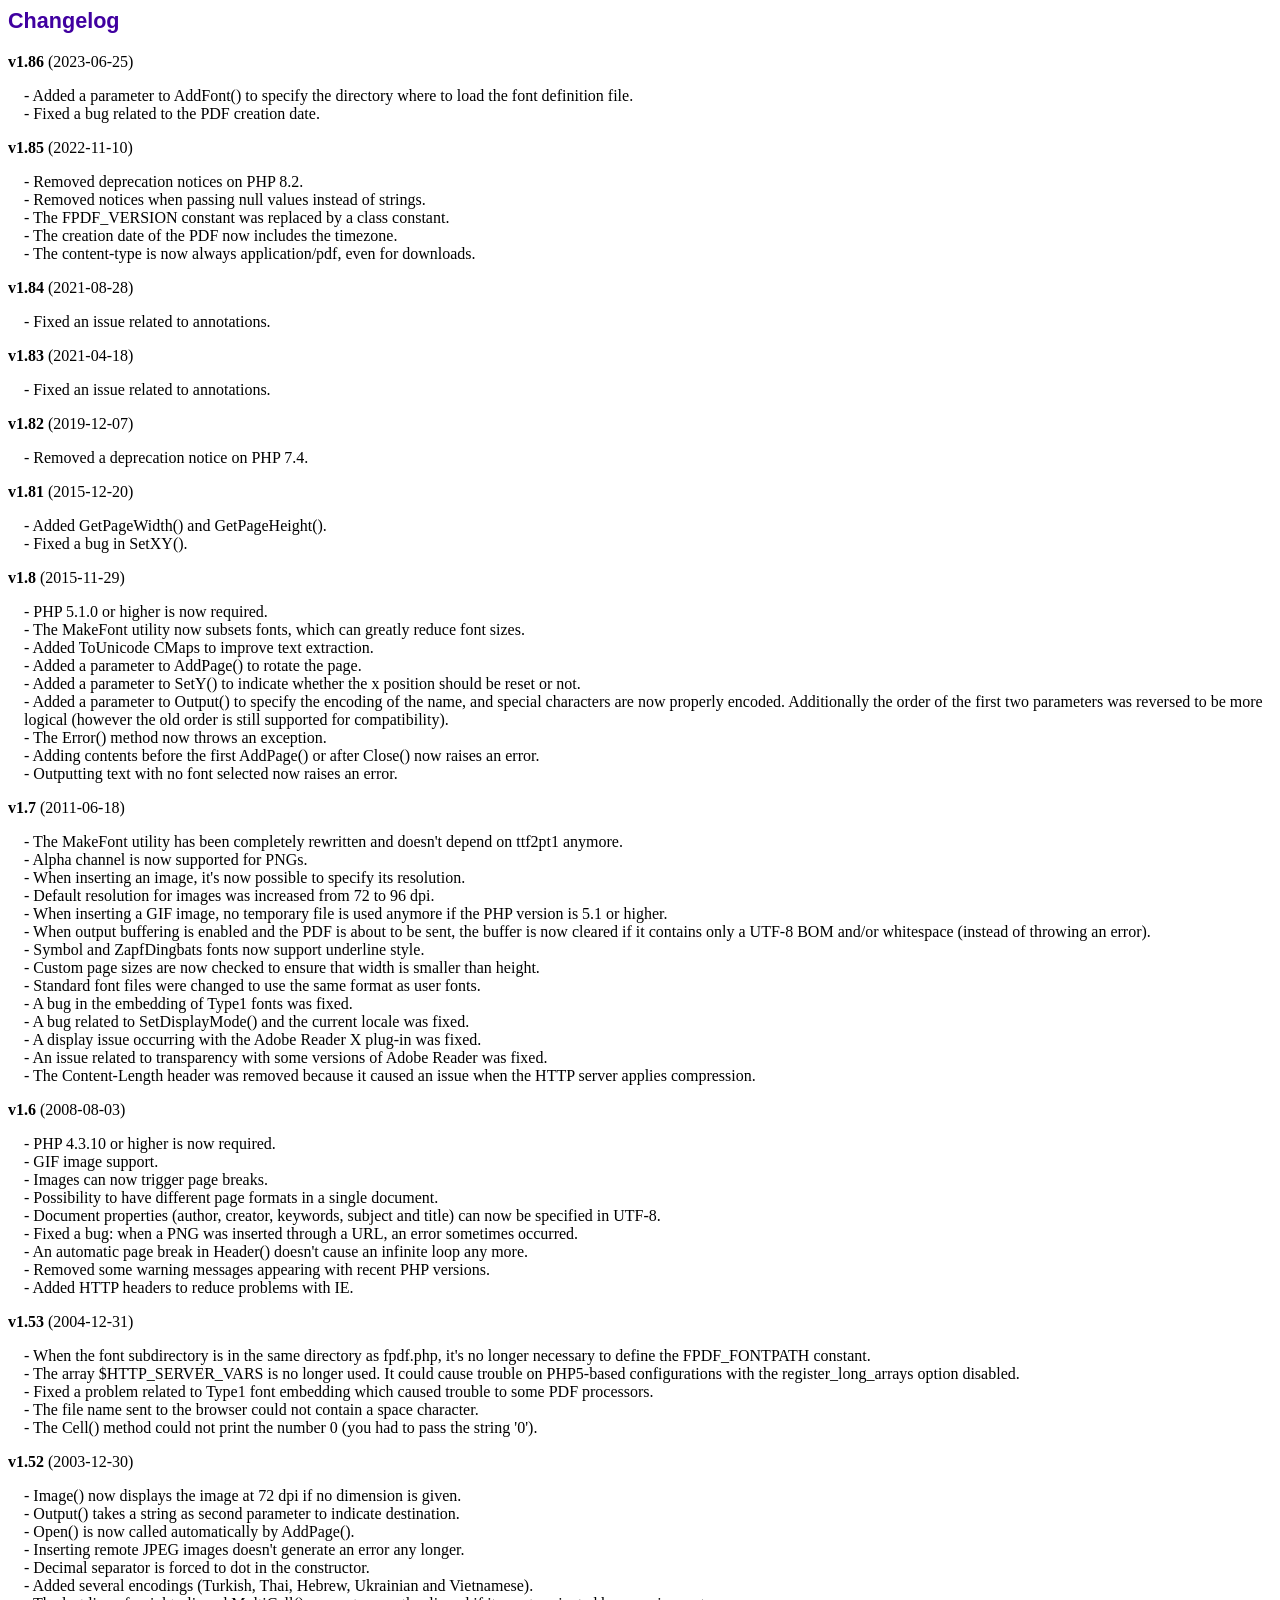
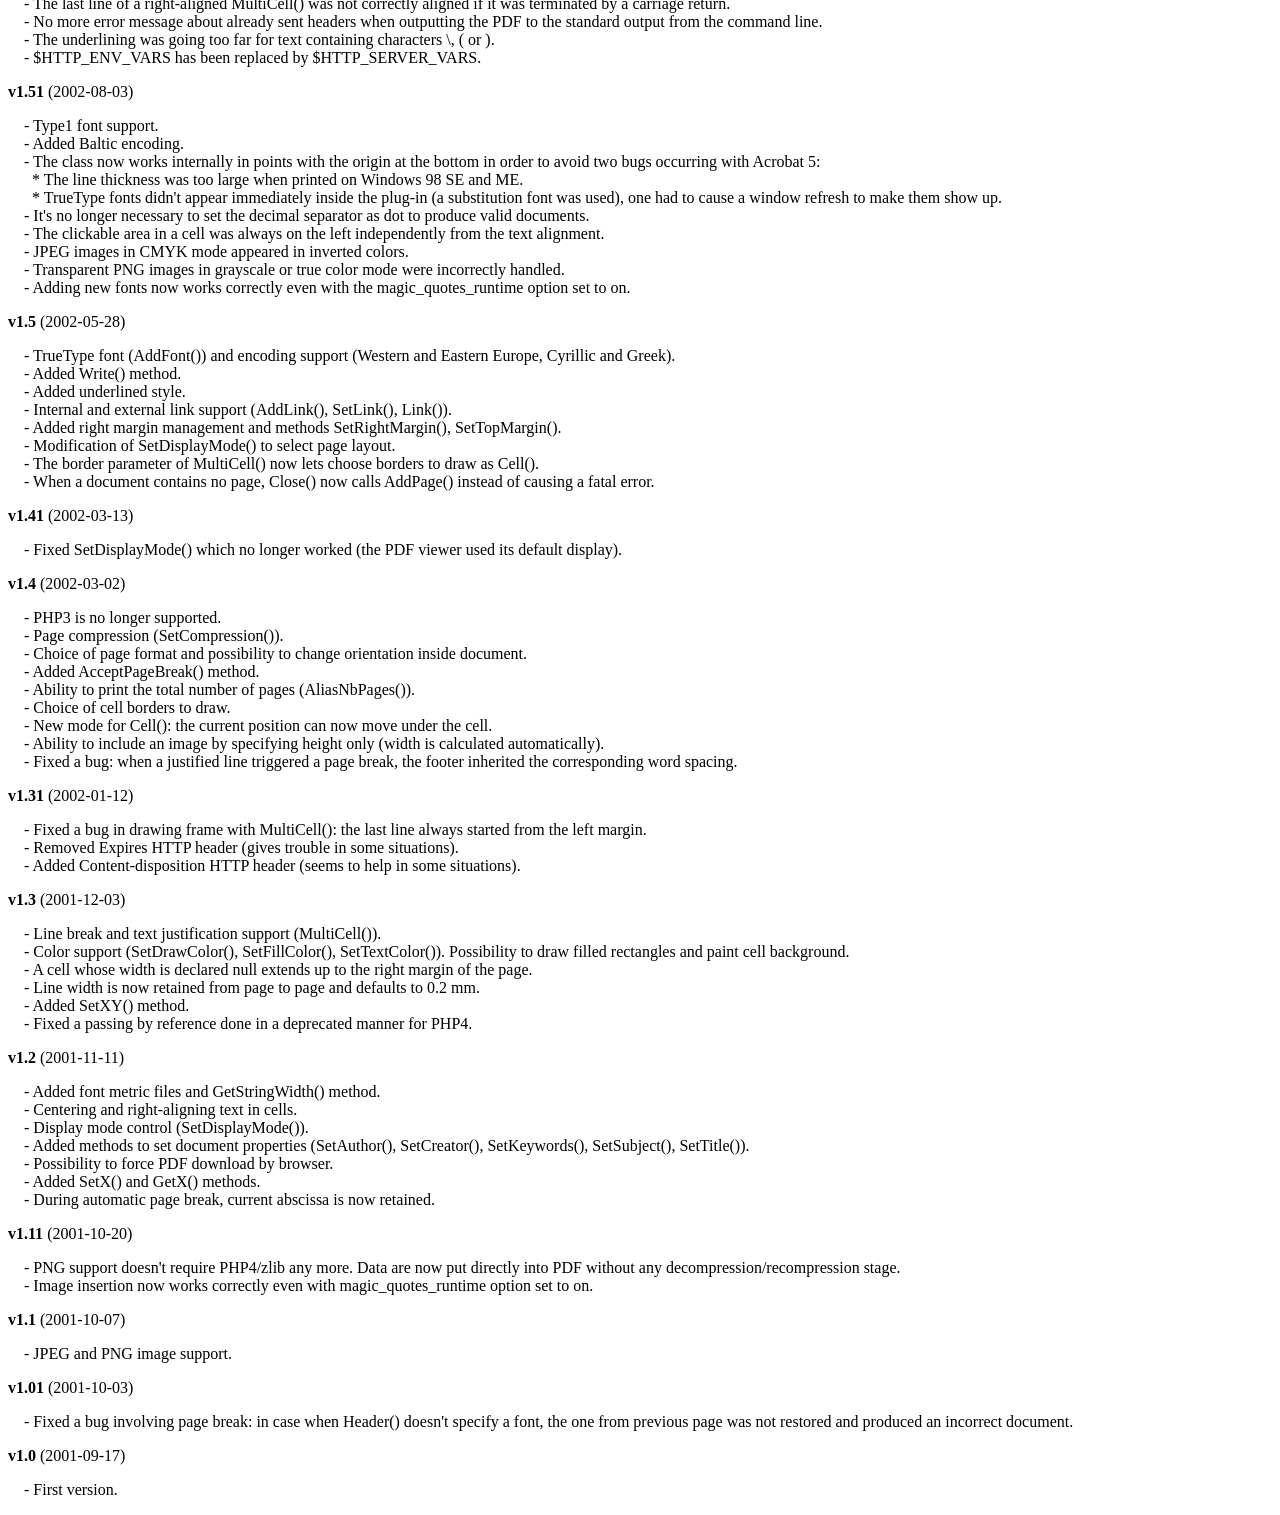
<file: fpdf/changelog.htm>
<!DOCTYPE html PUBLIC "-//W3C//DTD HTML 4.01 Transitional//EN">
<html>
<head>
<meta http-equiv="Content-Type" content="text/html; charset=UTF-8">
<title>Changelog</title>
<link type="text/css" rel="stylesheet" href="fpdf.css">
<style type="text/css">
dd {margin:1em 0 1em 1em}
</style>
</head>
<body>
<h1>Changelog</h1>
<dl>
<dt><strong>v1.86</strong> (2023-06-25)</dt>
<dd>
- Added a parameter to AddFont() to specify the directory where to load the font definition file.<br>
- Fixed a bug related to the PDF creation date.<br>
</dd>
<dt><strong>v1.85</strong> (2022-11-10)</dt>
<dd>
- Removed deprecation notices on PHP 8.2.<br>
- Removed notices when passing null values instead of strings.<br>
- The FPDF_VERSION constant was replaced by a class constant.<br>
- The creation date of the PDF now includes the timezone.<br>
- The content-type is now always application/pdf, even for downloads.<br>
</dd>
<dt><strong>v1.84</strong> (2021-08-28)</dt>
<dd>
- Fixed an issue related to annotations.<br>
</dd>
<dt><strong>v1.83</strong> (2021-04-18)</dt>
<dd>
- Fixed an issue related to annotations.<br>
</dd>
<dt><strong>v1.82</strong> (2019-12-07)</dt>
<dd>
- Removed a deprecation notice on PHP 7.4.<br>
</dd>
<dt><strong>v1.81</strong> (2015-12-20)</dt>
<dd>
- Added GetPageWidth() and GetPageHeight().<br>
- Fixed a bug in SetXY().<br>
</dd>
<dt><strong>v1.8</strong> (2015-11-29)</dt>
<dd>
- PHP 5.1.0 or higher is now required.<br>
- The MakeFont utility now subsets fonts, which can greatly reduce font sizes.<br>
- Added ToUnicode CMaps to improve text extraction.<br>
- Added a parameter to AddPage() to rotate the page.<br>
- Added a parameter to SetY() to indicate whether the x position should be reset or not.<br>
- Added a parameter to Output() to specify the encoding of the name, and special characters are now properly encoded. Additionally the order of the first two parameters was reversed to be more logical (however the old order is still supported for compatibility).<br>
- The Error() method now throws an exception.<br>
- Adding contents before the first AddPage() or after Close() now raises an error.<br>
- Outputting text with no font selected now raises an error.<br>
</dd>
<dt><strong>v1.7</strong> (2011-06-18)</dt>
<dd>
- The MakeFont utility has been completely rewritten and doesn't depend on ttf2pt1 anymore.<br>
- Alpha channel is now supported for PNGs.<br>
- When inserting an image, it's now possible to specify its resolution.<br>
- Default resolution for images was increased from 72 to 96 dpi.<br>
- When inserting a GIF image, no temporary file is used anymore if the PHP version is 5.1 or higher.<br>
- When output buffering is enabled and the PDF is about to be sent, the buffer is now cleared if it contains only a UTF-8 BOM and/or whitespace (instead of throwing an error).<br>
- Symbol and ZapfDingbats fonts now support underline style.<br>
- Custom page sizes are now checked to ensure that width is smaller than height.<br>
- Standard font files were changed to use the same format as user fonts.<br>
- A bug in the embedding of Type1 fonts was fixed.<br>
- A bug related to SetDisplayMode() and the current locale was fixed.<br>
- A display issue occurring with the Adobe Reader X plug-in was fixed.<br>
- An issue related to transparency with some versions of Adobe Reader was fixed.<br>
- The Content-Length header was removed because it caused an issue when the HTTP server applies compression.<br>
</dd>
<dt><strong>v1.6</strong> (2008-08-03)</dt>
<dd>
- PHP 4.3.10 or higher is now required.<br>
- GIF image support.<br>
- Images can now trigger page breaks.<br>
- Possibility to have different page formats in a single document.<br>
- Document properties (author, creator, keywords, subject and title) can now be specified in UTF-8.<br>
- Fixed a bug: when a PNG was inserted through a URL, an error sometimes occurred.<br>
- An automatic page break in Header() doesn't cause an infinite loop any more.<br>
- Removed some warning messages appearing with recent PHP versions.<br>
- Added HTTP headers to reduce problems with IE.<br>
</dd>
<dt><strong>v1.53</strong> (2004-12-31)</dt>
<dd>
- When the font subdirectory is in the same directory as fpdf.php, it's no longer necessary to define the FPDF_FONTPATH constant.<br>
- The array $HTTP_SERVER_VARS is no longer used. It could cause trouble on PHP5-based configurations with the register_long_arrays option disabled.<br>
- Fixed a problem related to Type1 font embedding which caused trouble to some PDF processors.<br>
- The file name sent to the browser could not contain a space character.<br>
- The Cell() method could not print the number 0 (you had to pass the string '0').<br>
</dd>
<dt><strong>v1.52</strong> (2003-12-30)</dt>
<dd>
- Image() now displays the image at 72 dpi if no dimension is given.<br>
- Output() takes a string as second parameter to indicate destination.<br>
- Open() is now called automatically by AddPage().<br>
- Inserting remote JPEG images doesn't generate an error any longer.<br>
- Decimal separator is forced to dot in the constructor.<br>
- Added several encodings (Turkish, Thai, Hebrew, Ukrainian and Vietnamese).<br>
- The last line of a right-aligned MultiCell() was not correctly aligned if it was terminated by a carriage return.<br>
- No more error message about already sent headers when outputting the PDF to the standard output from the command line.<br>
- The underlining was going too far for text containing characters \, ( or ).<br>
- $HTTP_ENV_VARS has been replaced by $HTTP_SERVER_VARS.<br>
</dd>
<dt><strong>v1.51</strong> (2002-08-03)</dt>
<dd>
- Type1 font support.<br>
- Added Baltic encoding.<br>
- The class now works internally in points with the origin at the bottom in order to avoid two bugs occurring with Acrobat 5:<br>&nbsp;&nbsp;* The line thickness was too large when printed on Windows 98 SE and ME.<br>&nbsp;&nbsp;* TrueType fonts didn't appear immediately inside the plug-in (a substitution font was used), one had to cause a window refresh to make them show up.<br>
- It's no longer necessary to set the decimal separator as dot to produce valid documents.<br>
- The clickable area in a cell was always on the left independently from the text alignment.<br>
- JPEG images in CMYK mode appeared in inverted colors.<br>
- Transparent PNG images in grayscale or true color mode were incorrectly handled.<br>
- Adding new fonts now works correctly even with the magic_quotes_runtime option set to on.<br>
</dd>
<dt><strong>v1.5</strong> (2002-05-28)</dt>
<dd>
- TrueType font (AddFont()) and encoding support (Western and Eastern Europe, Cyrillic and Greek).<br>
- Added Write() method.<br>
- Added underlined style.<br>
- Internal and external link support (AddLink(), SetLink(), Link()).<br>
- Added right margin management and methods SetRightMargin(), SetTopMargin().<br>
- Modification of SetDisplayMode() to select page layout.<br>
- The border parameter of MultiCell() now lets choose borders to draw as Cell().<br>
- When a document contains no page, Close() now calls AddPage() instead of causing a fatal error.<br>
</dd>
<dt><strong>v1.41</strong> (2002-03-13)</dt>
<dd>
- Fixed SetDisplayMode() which no longer worked (the PDF viewer used its default display).<br>
</dd>
<dt><strong>v1.4</strong> (2002-03-02)</dt>
<dd>
- PHP3 is no longer supported.<br>
- Page compression (SetCompression()).<br>
- Choice of page format and possibility to change orientation inside document.<br>
- Added AcceptPageBreak() method.<br>
- Ability to print the total number of pages (AliasNbPages()).<br>
- Choice of cell borders to draw.<br>
- New mode for Cell(): the current position can now move under the cell.<br>
- Ability to include an image by specifying height only (width is calculated automatically).<br>
- Fixed a bug: when a justified line triggered a page break, the footer inherited the corresponding word spacing.<br>
</dd>
<dt><strong>v1.31</strong> (2002-01-12)</dt>
<dd>
- Fixed a bug in drawing frame with MultiCell(): the last line always started from the left margin.<br>
- Removed Expires HTTP header (gives trouble in some situations).<br>
- Added Content-disposition HTTP header (seems to help in some situations).<br>
</dd>
<dt><strong>v1.3</strong> (2001-12-03)</dt>
<dd>
- Line break and text justification support (MultiCell()).<br>
- Color support (SetDrawColor(), SetFillColor(), SetTextColor()). Possibility to draw filled rectangles and paint cell background.<br>
- A cell whose width is declared null extends up to the right margin of the page.<br>
- Line width is now retained from page to page and defaults to 0.2 mm.<br>
- Added SetXY() method.<br>
- Fixed a passing by reference done in a deprecated manner for PHP4.<br>
</dd>
<dt><strong>v1.2</strong> (2001-11-11)</dt>
<dd>
- Added font metric files and GetStringWidth() method.<br>
- Centering and right-aligning text in cells.<br>
- Display mode control (SetDisplayMode()).<br>
- Added methods to set document properties (SetAuthor(), SetCreator(), SetKeywords(), SetSubject(), SetTitle()).<br>
- Possibility to force PDF download by browser.<br>
- Added SetX() and GetX() methods.<br>
- During automatic page break, current abscissa is now retained.<br>
</dd>
<dt><strong>v1.11</strong> (2001-10-20)</dt>
<dd>
- PNG support doesn't require PHP4/zlib any more. Data are now put directly into PDF without any decompression/recompression stage.<br>
- Image insertion now works correctly even with magic_quotes_runtime option set to on.<br>
</dd>
<dt><strong>v1.1</strong> (2001-10-07)</dt>
<dd>
- JPEG and PNG image support.<br>
</dd>
<dt><strong>v1.01</strong> (2001-10-03)</dt>
<dd>
- Fixed a bug involving page break: in case when Header() doesn't specify a font, the one from previous page was not restored and produced an incorrect document.<br>
</dd>
<dt><strong>v1.0</strong> (2001-09-17)</dt>
<dd>
- First version.<br>
</dd>
</dl>
</body>
</html>
</file>
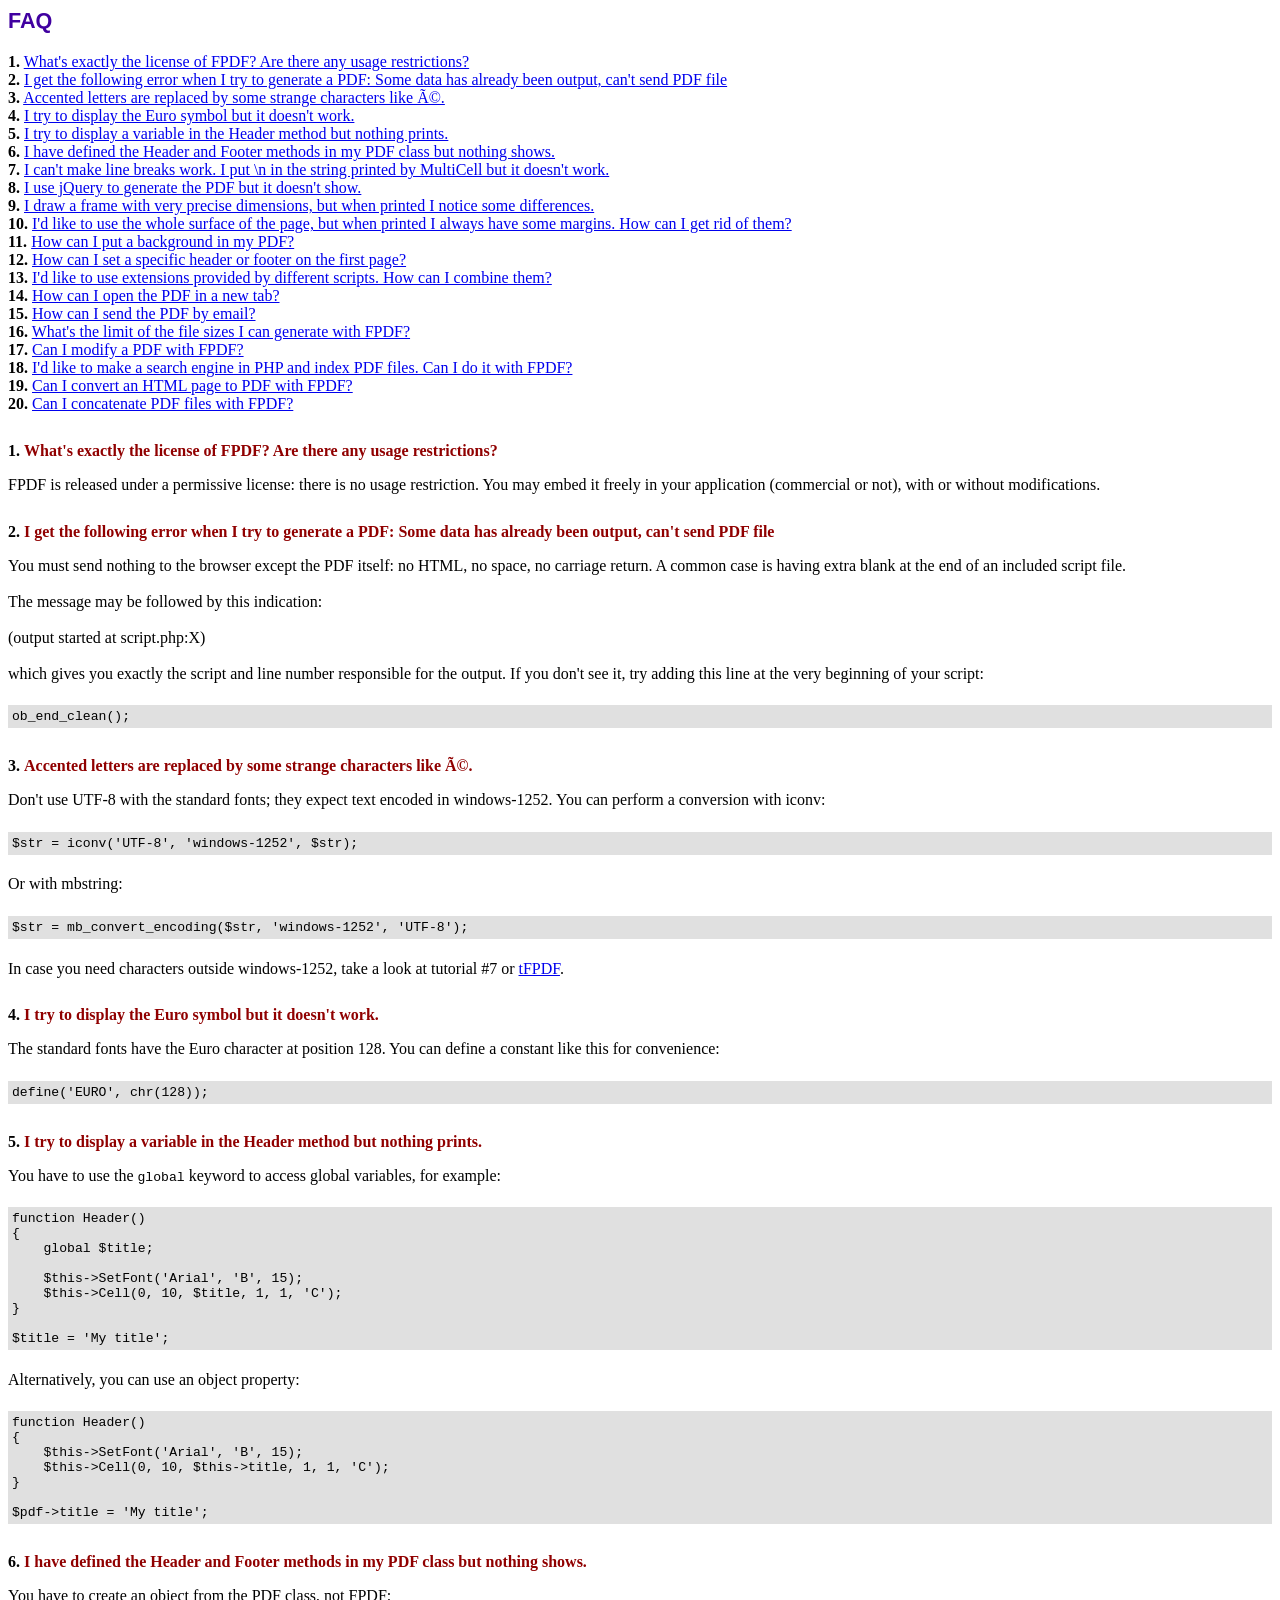
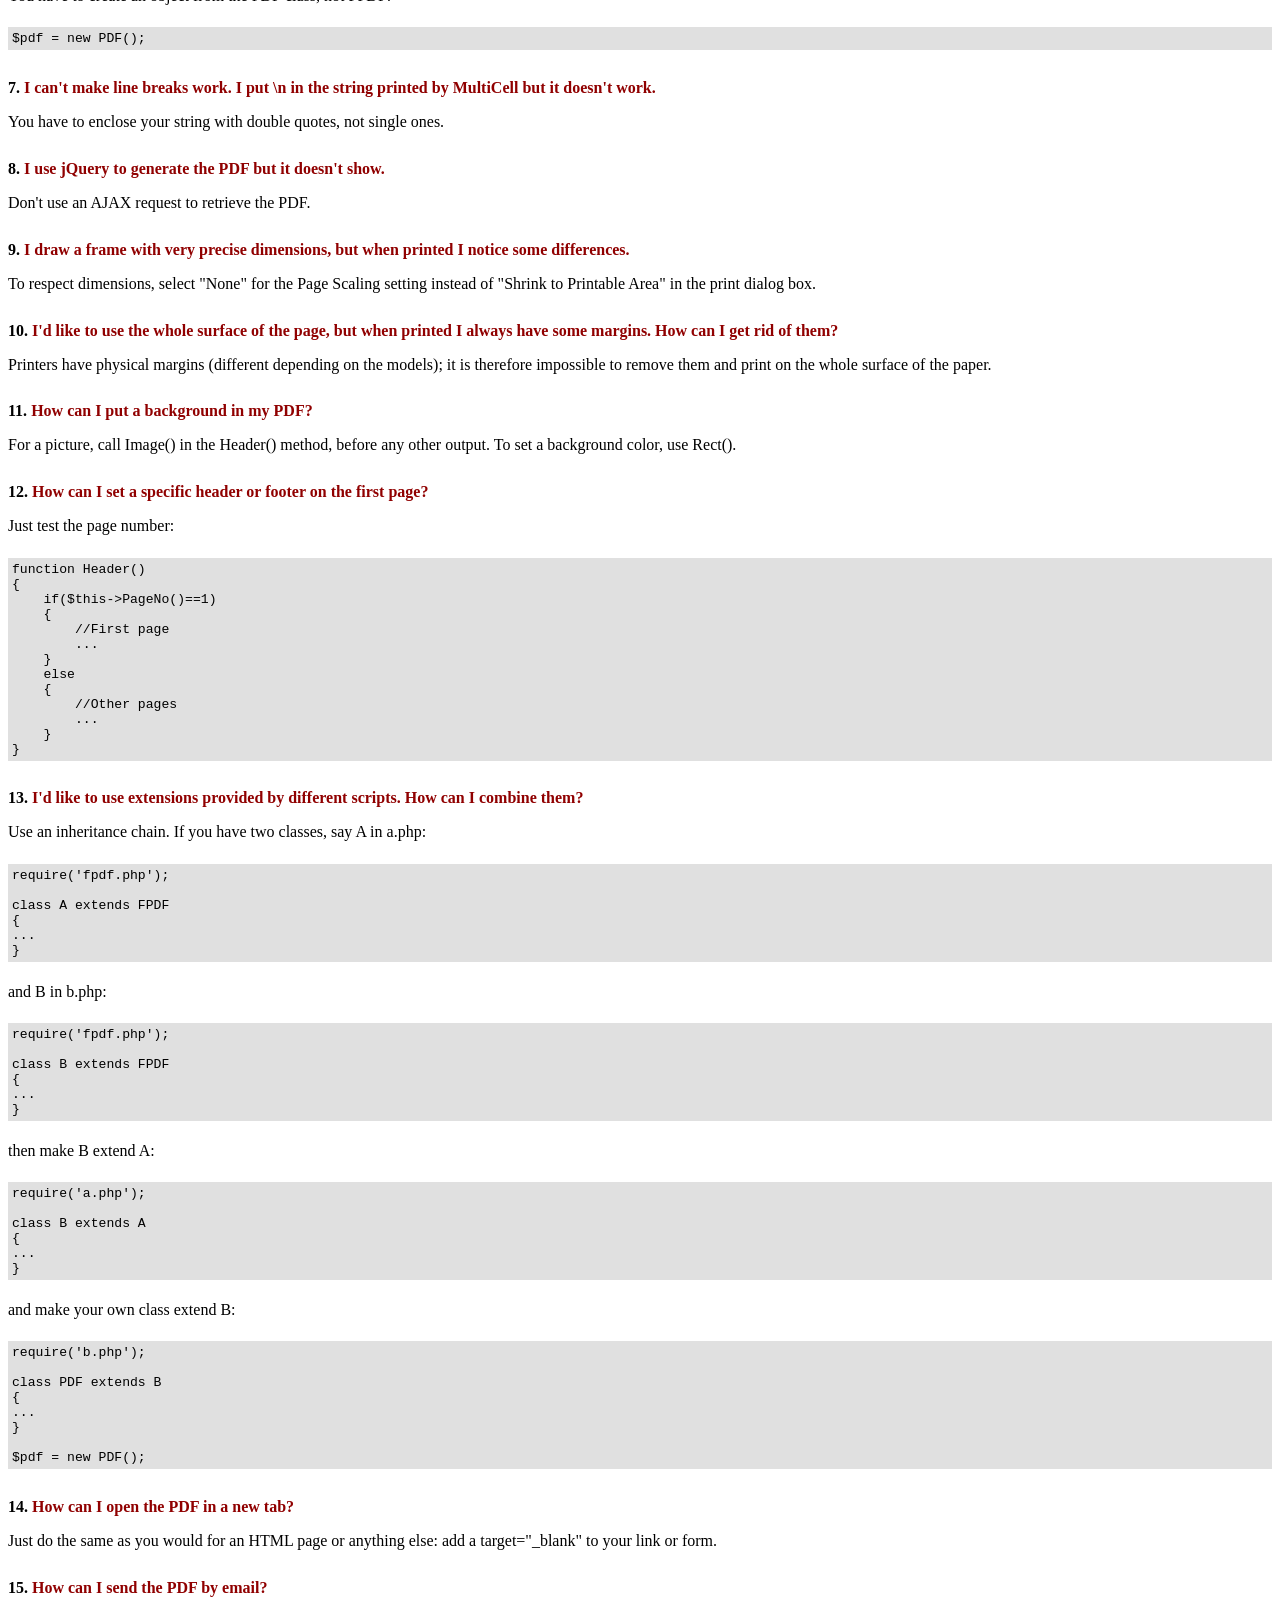
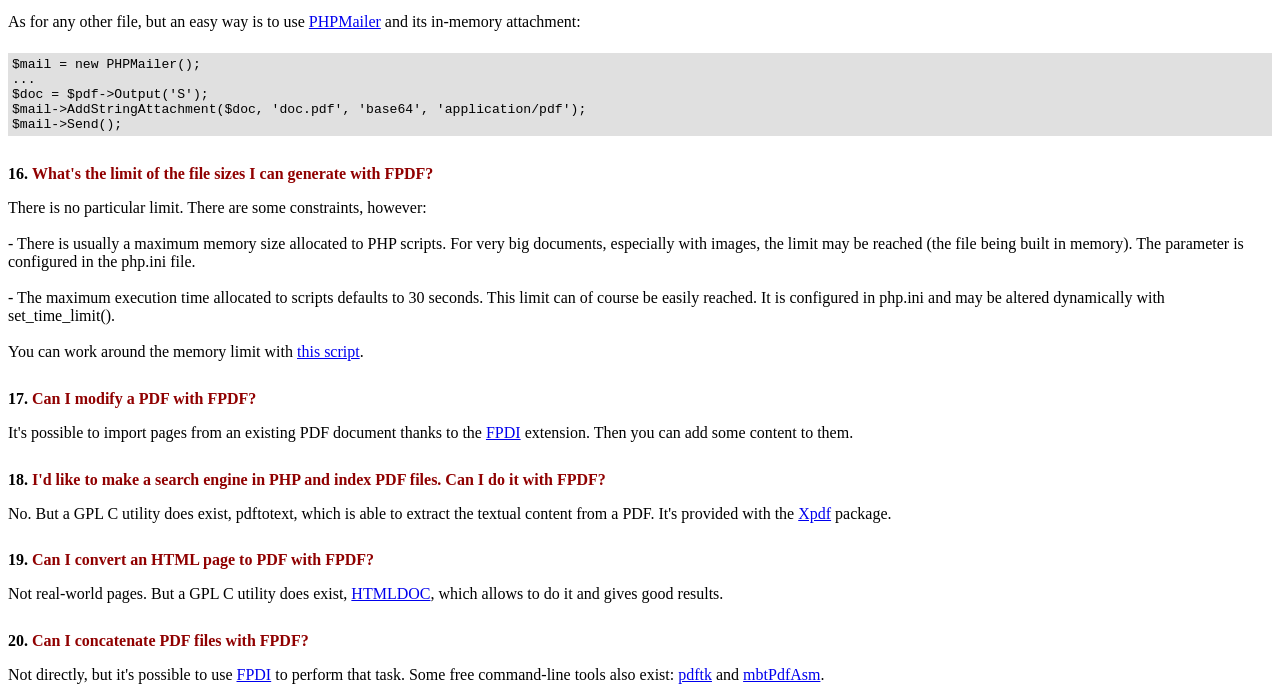
<file: fpdf/FAQ.htm>
<!DOCTYPE html PUBLIC "-//W3C//DTD HTML 4.01 Transitional//EN">
<html>
<head>
<meta http-equiv="Content-Type" content="text/html; charset=UTF-8">
<title>FAQ</title>
<link type="text/css" rel="stylesheet" href="fpdf.css">
<style type="text/css">
ul {list-style-type:none; margin:0; padding:0}
ul#answers li {margin-top:1.8em}
.question {font-weight:bold; color:#900000}
</style>
</head>
<body>
<h1>FAQ</h1>
<ul>
<li><b>1.</b> <a href='#q1'>What's exactly the license of FPDF? Are there any usage restrictions?</a></li>
<li><b>2.</b> <a href='#q2'>I get the following error when I try to generate a PDF: Some data has already been output, can't send PDF file</a></li>
<li><b>3.</b> <a href='#q3'>Accented letters are replaced by some strange characters like Ã©.</a></li>
<li><b>4.</b> <a href='#q4'>I try to display the Euro symbol but it doesn't work.</a></li>
<li><b>5.</b> <a href='#q5'>I try to display a variable in the Header method but nothing prints.</a></li>
<li><b>6.</b> <a href='#q6'>I have defined the Header and Footer methods in my PDF class but nothing shows.</a></li>
<li><b>7.</b> <a href='#q7'>I can't make line breaks work. I put \n in the string printed by MultiCell but it doesn't work.</a></li>
<li><b>8.</b> <a href='#q8'>I use jQuery to generate the PDF but it doesn't show.</a></li>
<li><b>9.</b> <a href='#q9'>I draw a frame with very precise dimensions, but when printed I notice some differences.</a></li>
<li><b>10.</b> <a href='#q10'>I'd like to use the whole surface of the page, but when printed I always have some margins. How can I get rid of them?</a></li>
<li><b>11.</b> <a href='#q11'>How can I put a background in my PDF?</a></li>
<li><b>12.</b> <a href='#q12'>How can I set a specific header or footer on the first page?</a></li>
<li><b>13.</b> <a href='#q13'>I'd like to use extensions provided by different scripts. How can I combine them?</a></li>
<li><b>14.</b> <a href='#q14'>How can I open the PDF in a new tab?</a></li>
<li><b>15.</b> <a href='#q15'>How can I send the PDF by email?</a></li>
<li><b>16.</b> <a href='#q16'>What's the limit of the file sizes I can generate with FPDF?</a></li>
<li><b>17.</b> <a href='#q17'>Can I modify a PDF with FPDF?</a></li>
<li><b>18.</b> <a href='#q18'>I'd like to make a search engine in PHP and index PDF files. Can I do it with FPDF?</a></li>
<li><b>19.</b> <a href='#q19'>Can I convert an HTML page to PDF with FPDF?</a></li>
<li><b>20.</b> <a href='#q20'>Can I concatenate PDF files with FPDF?</a></li>
</ul>

<ul id='answers'>
<li id='q1'>
<p><b>1.</b> <span class='question'>What's exactly the license of FPDF? Are there any usage restrictions?</span></p>
FPDF is released under a permissive license: there is no usage restriction. You may embed it
freely in your application (commercial or not), with or without modifications.
</li>

<li id='q2'>
<p><b>2.</b> <span class='question'>I get the following error when I try to generate a PDF: Some data has already been output, can't send PDF file</span></p>
You must send nothing to the browser except the PDF itself: no HTML, no space, no carriage return. A common
case is having extra blank at the end of an included script file.<br>
<br>
The message may be followed by this indication:<br>
<br>
(output started at script.php:X)<br>
<br>
which gives you exactly the script and line number responsible for the output. If you don't see it,
try adding this line at the very beginning of your script:
<div class="doc-source">
<pre><code>ob_end_clean();</code></pre>
</div>
</li>

<li id='q3'>
<p><b>3.</b> <span class='question'>Accented letters are replaced by some strange characters like Ã©.</span></p>
Don't use UTF-8 with the standard fonts; they expect text encoded in windows-1252.
You can perform a conversion with iconv:
<div class="doc-source">
<pre><code>$str = iconv('UTF-8', 'windows-1252', $str);</code></pre>
</div>
Or with mbstring:
<div class="doc-source">
<pre><code>$str = mb_convert_encoding($str, 'windows-1252', 'UTF-8');</code></pre>
</div>
In case you need characters outside windows-1252, take a look at tutorial #7 or
<a href="http://www.fpdf.org/?go=script&amp;id=92" target="_blank">tFPDF</a>.
</li>

<li id='q4'>
<p><b>4.</b> <span class='question'>I try to display the Euro symbol but it doesn't work.</span></p>
The standard fonts have the Euro character at position 128. You can define a constant like this
for convenience:
<div class="doc-source">
<pre><code>define('EURO', chr(128));</code></pre>
</div>
</li>

<li id='q5'>
<p><b>5.</b> <span class='question'>I try to display a variable in the Header method but nothing prints.</span></p>
You have to use the <code>global</code> keyword to access global variables, for example:
<div class="doc-source">
<pre><code>function Header()
{
    global $title;

    $this-&gt;SetFont('Arial', 'B', 15);
    $this-&gt;Cell(0, 10, $title, 1, 1, 'C');
}

$title = 'My title';</code></pre>
</div>
Alternatively, you can use an object property:
<div class="doc-source">
<pre><code>function Header()
{
    $this-&gt;SetFont('Arial', 'B', 15);
    $this-&gt;Cell(0, 10, $this-&gt;title, 1, 1, 'C');
}

$pdf-&gt;title = 'My title';</code></pre>
</div>
</li>

<li id='q6'>
<p><b>6.</b> <span class='question'>I have defined the Header and Footer methods in my PDF class but nothing shows.</span></p>
You have to create an object from the PDF class, not FPDF:
<div class="doc-source">
<pre><code>$pdf = new PDF();</code></pre>
</div>
</li>

<li id='q7'>
<p><b>7.</b> <span class='question'>I can't make line breaks work. I put \n in the string printed by MultiCell but it doesn't work.</span></p>
You have to enclose your string with double quotes, not single ones.
</li>

<li id='q8'>
<p><b>8.</b> <span class='question'>I use jQuery to generate the PDF but it doesn't show.</span></p>
Don't use an AJAX request to retrieve the PDF.
</li>

<li id='q9'>
<p><b>9.</b> <span class='question'>I draw a frame with very precise dimensions, but when printed I notice some differences.</span></p>
To respect dimensions, select "None" for the Page Scaling setting instead of "Shrink to Printable Area" in the print dialog box.
</li>

<li id='q10'>
<p><b>10.</b> <span class='question'>I'd like to use the whole surface of the page, but when printed I always have some margins. How can I get rid of them?</span></p>
Printers have physical margins (different depending on the models); it is therefore impossible to remove
them and print on the whole surface of the paper.
</li>

<li id='q11'>
<p><b>11.</b> <span class='question'>How can I put a background in my PDF?</span></p>
For a picture, call Image() in the Header() method, before any other output. To set a background color, use Rect().
</li>

<li id='q12'>
<p><b>12.</b> <span class='question'>How can I set a specific header or footer on the first page?</span></p>
Just test the page number:
<div class="doc-source">
<pre><code>function Header()
{
    if($this-&gt;PageNo()==1)
    {
        //First page
        ...
    }
    else
    {
        //Other pages
        ...
    }
}</code></pre>
</div>
</li>

<li id='q13'>
<p><b>13.</b> <span class='question'>I'd like to use extensions provided by different scripts. How can I combine them?</span></p>
Use an inheritance chain. If you have two classes, say A in a.php:
<div class="doc-source">
<pre><code>require('fpdf.php');

class A extends FPDF
{
...
}</code></pre>
</div>
and B in b.php:
<div class="doc-source">
<pre><code>require('fpdf.php');

class B extends FPDF
{
...
}</code></pre>
</div>
then make B extend A:
<div class="doc-source">
<pre><code>require('a.php');

class B extends A
{
...
}</code></pre>
</div>
and make your own class extend B:
<div class="doc-source">
<pre><code>require('b.php');

class PDF extends B
{
...
}

$pdf = new PDF();</code></pre>
</div>
</li>

<li id='q14'>
<p><b>14.</b> <span class='question'>How can I open the PDF in a new tab?</span></p>
Just do the same as you would for an HTML page or anything else: add a target="_blank" to your link or form.
</li>

<li id='q15'>
<p><b>15.</b> <span class='question'>How can I send the PDF by email?</span></p>
As for any other file, but an easy way is to use <a href="https://github.com/PHPMailer/PHPMailer" target="_blank">PHPMailer</a> and
its in-memory attachment:
<div class="doc-source">
<pre><code>$mail = new PHPMailer();
...
$doc = $pdf-&gt;Output('S');
$mail-&gt;AddStringAttachment($doc, 'doc.pdf', 'base64', 'application/pdf');
$mail-&gt;Send();</code></pre>
</div>
</li>

<li id='q16'>
<p><b>16.</b> <span class='question'>What's the limit of the file sizes I can generate with FPDF?</span></p>
There is no particular limit. There are some constraints, however:
<br>
<br>
- There is usually a maximum memory size allocated to PHP scripts. For very big documents,
especially with images, the limit may be reached (the file being built in memory). The
parameter is configured in the php.ini file.
<br>
<br>
- The maximum execution time allocated to scripts defaults to 30 seconds. This limit can of course
be easily reached. It is configured in php.ini and may be altered dynamically with set_time_limit().
<br>
<br>
You can work around the memory limit with <a href="http://www.fpdf.org/?go=script&amp;id=76" target="_blank">this script</a>.
</li>

<li id='q17'>
<p><b>17.</b> <span class='question'>Can I modify a PDF with FPDF?</span></p>
It's possible to import pages from an existing PDF document thanks to the
<a href="https://www.setasign.com/products/fpdi/about/" target="_blank">FPDI</a> extension.
Then you can add some content to them.
</li>

<li id='q18'>
<p><b>18.</b> <span class='question'>I'd like to make a search engine in PHP and index PDF files. Can I do it with FPDF?</span></p>
No. But a GPL C utility does exist, pdftotext, which is able to extract the textual content from a PDF.
It's provided with the <a href="https://www.xpdfreader.com" target="_blank">Xpdf</a> package.
</li>

<li id='q19'>
<p><b>19.</b> <span class='question'>Can I convert an HTML page to PDF with FPDF?</span></p>
Not real-world pages. But a GPL C utility does exist, <a href="https://www.msweet.org/htmldoc/" target="_blank">HTMLDOC</a>,
which allows to do it and gives good results.
</li>

<li id='q20'>
<p><b>20.</b> <span class='question'>Can I concatenate PDF files with FPDF?</span></p>
Not directly, but it's possible to use <a href="https://www.setasign.com/products/fpdi/demos/concatenate-fake/" target="_blank">FPDI</a>
to perform that task. Some free command-line tools also exist:
<a href="https://www.pdflabs.com/tools/pdftk-the-pdf-toolkit/" target="_blank">pdftk</a> and
<a href="http://thierry.schmit.free.fr/spip/spip.php?article15" target="_blank">mbtPdfAsm</a>.
</li>
</ul>
</body>
</html>
</file>
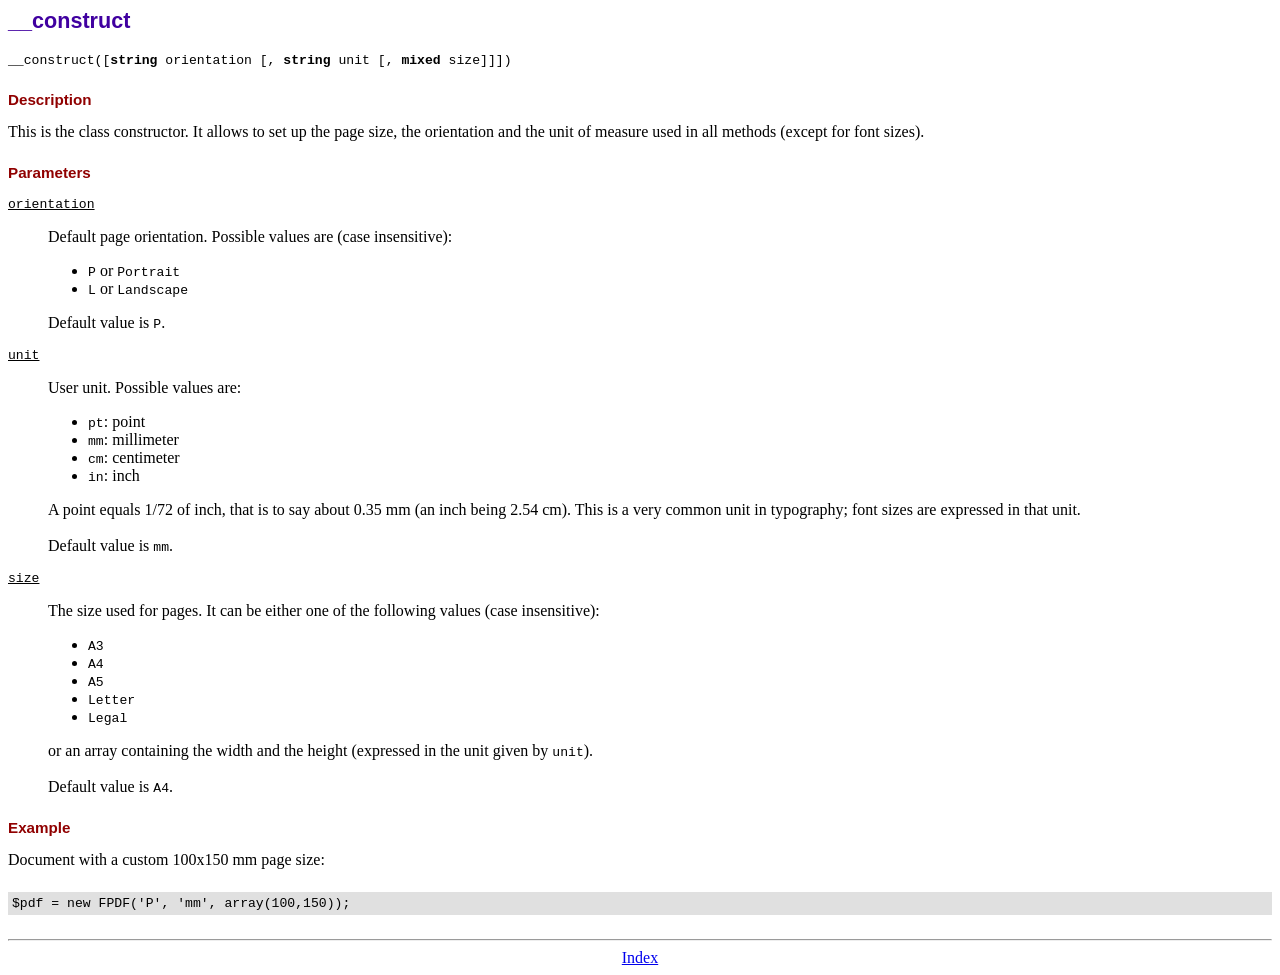
<file: fpdf/doc/__construct.htm>
<!DOCTYPE html PUBLIC "-//W3C//DTD HTML 4.01 Transitional//EN">
<html>
<head>
<meta http-equiv="Content-Type" content="text/html; charset=UTF-8">
<title>__construct</title>
<link type="text/css" rel="stylesheet" href="../fpdf.css">
</head>
<body>
<h1>__construct</h1>
<code>__construct([<b>string</b> orientation [, <b>string</b> unit [, <b>mixed</b> size]]])</code>
<h2>Description</h2>
This is the class constructor. It allows to set up the page size, the orientation and the
unit of measure used in all methods (except for font sizes).
<h2>Parameters</h2>
<dl class="param">
<dt><code>orientation</code></dt>
<dd>
Default page orientation. Possible values are (case insensitive):
<ul>
<li><code>P</code> or <code>Portrait</code></li>
<li><code>L</code> or <code>Landscape</code></li>
</ul>
Default value is <code>P</code>.
</dd>
<dt><code>unit</code></dt>
<dd>
User unit. Possible values are:
<ul>
<li><code>pt</code>: point</li>
<li><code>mm</code>: millimeter</li>
<li><code>cm</code>: centimeter</li>
<li><code>in</code>: inch</li>
</ul>
A point equals 1/72 of inch, that is to say about 0.35 mm (an inch being 2.54 cm). This
is a very common unit in typography; font sizes are expressed in that unit.
<br>
<br>
Default value is <code>mm</code>.
</dd>
<dt><code>size</code></dt>
<dd>
The size used for pages. It can be either one of the following values (case insensitive):
<ul>
<li><code>A3</code></li>
<li><code>A4</code></li>
<li><code>A5</code></li>
<li><code>Letter</code></li>
<li><code>Legal</code></li>
</ul>
or an array containing the width and the height (expressed in the unit given by <code>unit</code>).<br>
<br>
Default value is <code>A4</code>.
</dd>
</dl>
<h2>Example</h2>
Document with a custom 100x150 mm page size:
<div class="doc-source">
<pre><code>$pdf = new FPDF('P', 'mm', array(100,150));</code></pre>
</div>
<hr style="margin-top:1.5em">
<div style="text-align:center"><a href="index.htm">Index</a></div>
</body>
</html>
</file>
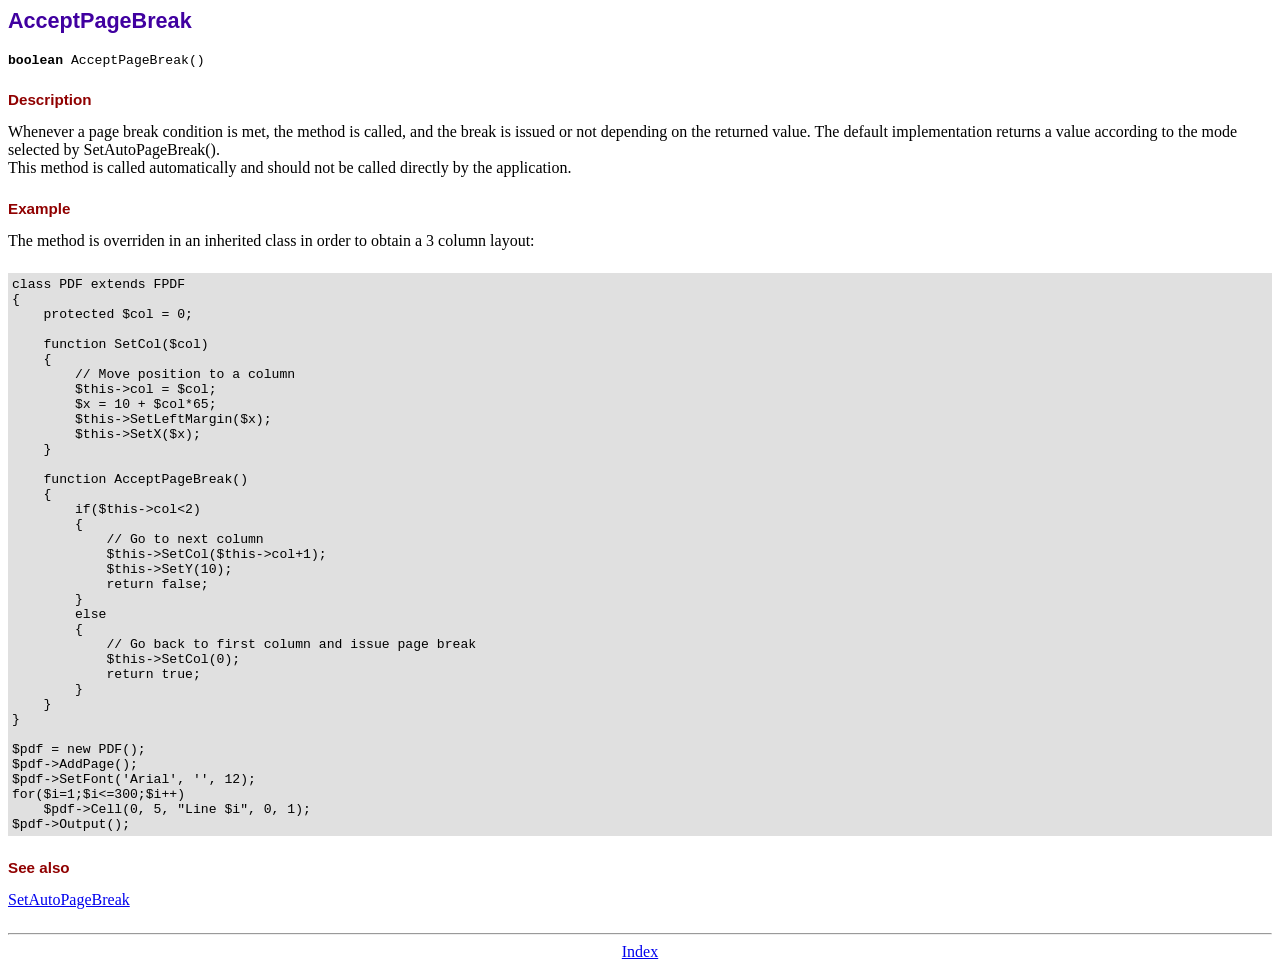
<file: fpdf/doc/acceptpagebreak.htm>
<!DOCTYPE html PUBLIC "-//W3C//DTD HTML 4.01 Transitional//EN">
<html>
<head>
<meta http-equiv="Content-Type" content="text/html; charset=UTF-8">
<title>AcceptPageBreak</title>
<link type="text/css" rel="stylesheet" href="../fpdf.css">
</head>
<body>
<h1>AcceptPageBreak</h1>
<code><b>boolean</b> AcceptPageBreak()</code>
<h2>Description</h2>
Whenever a page break condition is met, the method is called, and the break is issued or not
depending on the returned value. The default implementation returns a value according to the
mode selected by SetAutoPageBreak().
<br>
This method is called automatically and should not be called directly by the application.
<h2>Example</h2>
The method is overriden in an inherited class in order to obtain a 3 column layout:
<div class="doc-source">
<pre><code>class PDF extends FPDF
{
    protected $col = 0;

    function SetCol($col)
    {
        // Move position to a column
        $this-&gt;col = $col;
        $x = 10 + $col*65;
        $this-&gt;SetLeftMargin($x);
        $this-&gt;SetX($x);
    }

    function AcceptPageBreak()
    {
        if($this-&gt;col&lt;2)
        {
            // Go to next column
            $this-&gt;SetCol($this-&gt;col+1);
            $this-&gt;SetY(10);
            return false;
        }
        else
        {
            // Go back to first column and issue page break
            $this-&gt;SetCol(0);
            return true;
        }
    }
}

$pdf = new PDF();
$pdf-&gt;AddPage();
$pdf-&gt;SetFont('Arial', '', 12);
for($i=1;$i&lt;=300;$i++)
    $pdf-&gt;Cell(0, 5, "Line $i", 0, 1);
$pdf-&gt;Output();</code></pre>
</div>
<h2>See also</h2>
<a href="setautopagebreak.htm">SetAutoPageBreak</a>
<hr style="margin-top:1.5em">
<div style="text-align:center"><a href="index.htm">Index</a></div>
</body>
</html>
</file>
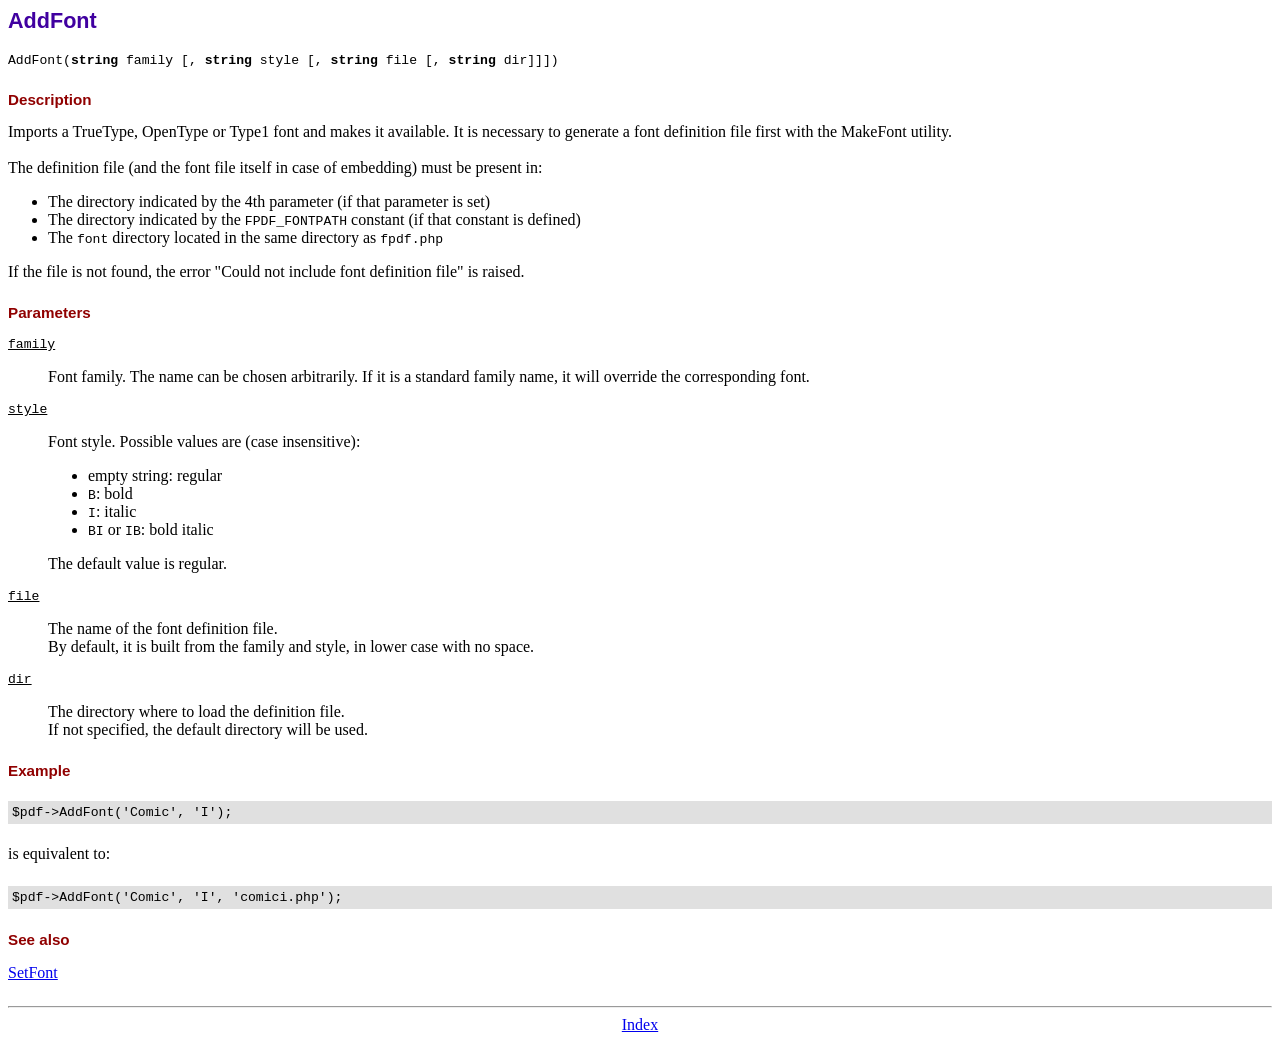
<file: fpdf/doc/addfont.htm>
<!DOCTYPE html PUBLIC "-//W3C//DTD HTML 4.01 Transitional//EN">
<html>
<head>
<meta http-equiv="Content-Type" content="text/html; charset=UTF-8">
<title>AddFont</title>
<link type="text/css" rel="stylesheet" href="../fpdf.css">
</head>
<body>
<h1>AddFont</h1>
<code>AddFont(<b>string</b> family [, <b>string</b> style [, <b>string</b> file [, <b>string</b> dir]]])</code>
<h2>Description</h2>
Imports a TrueType, OpenType or Type1 font and makes it available. It is necessary to generate a font
definition file first with the MakeFont utility.
<br>
<br>
The definition file (and the font file itself in case of embedding) must be present in:
<ul>
<li>The directory indicated by the 4th parameter (if that parameter is set)</li>
<li>The directory indicated by the <code>FPDF_FONTPATH</code> constant (if that constant is defined)</li>
<li>The <code>font</code> directory located in the same directory as <code>fpdf.php</code></li>
</ul>
If the file is not found, the error "Could not include font definition file" is raised.
<h2>Parameters</h2>
<dl class="param">
<dt><code>family</code></dt>
<dd>
Font family. The name can be chosen arbitrarily. If it is a standard family name, it will
override the corresponding font.
</dd>
<dt><code>style</code></dt>
<dd>
Font style. Possible values are (case insensitive):
<ul>
<li>empty string: regular</li>
<li><code>B</code>: bold</li>
<li><code>I</code>: italic</li>
<li><code>BI</code> or <code>IB</code>: bold italic</li>
</ul>
The default value is regular.
</dd>
<dt><code>file</code></dt>
<dd>
The name of the font definition file.
<br>
By default, it is built from the family and style, in lower case with no space.
</dd>
<dt><code>dir</code></dt>
<dd>
The directory where to load the definition file.
<br>
If not specified, the default directory will be used.
</dd>
</dl>
<h2>Example</h2>
<div class="doc-source">
<pre><code>$pdf-&gt;AddFont('Comic', 'I');</code></pre>
</div>
is equivalent to:
<div class="doc-source">
<pre><code>$pdf-&gt;AddFont('Comic', 'I', 'comici.php');</code></pre>
</div>
<h2>See also</h2>
<a href="setfont.htm">SetFont</a>
<hr style="margin-top:1.5em">
<div style="text-align:center"><a href="index.htm">Index</a></div>
</body>
</html>
</file>
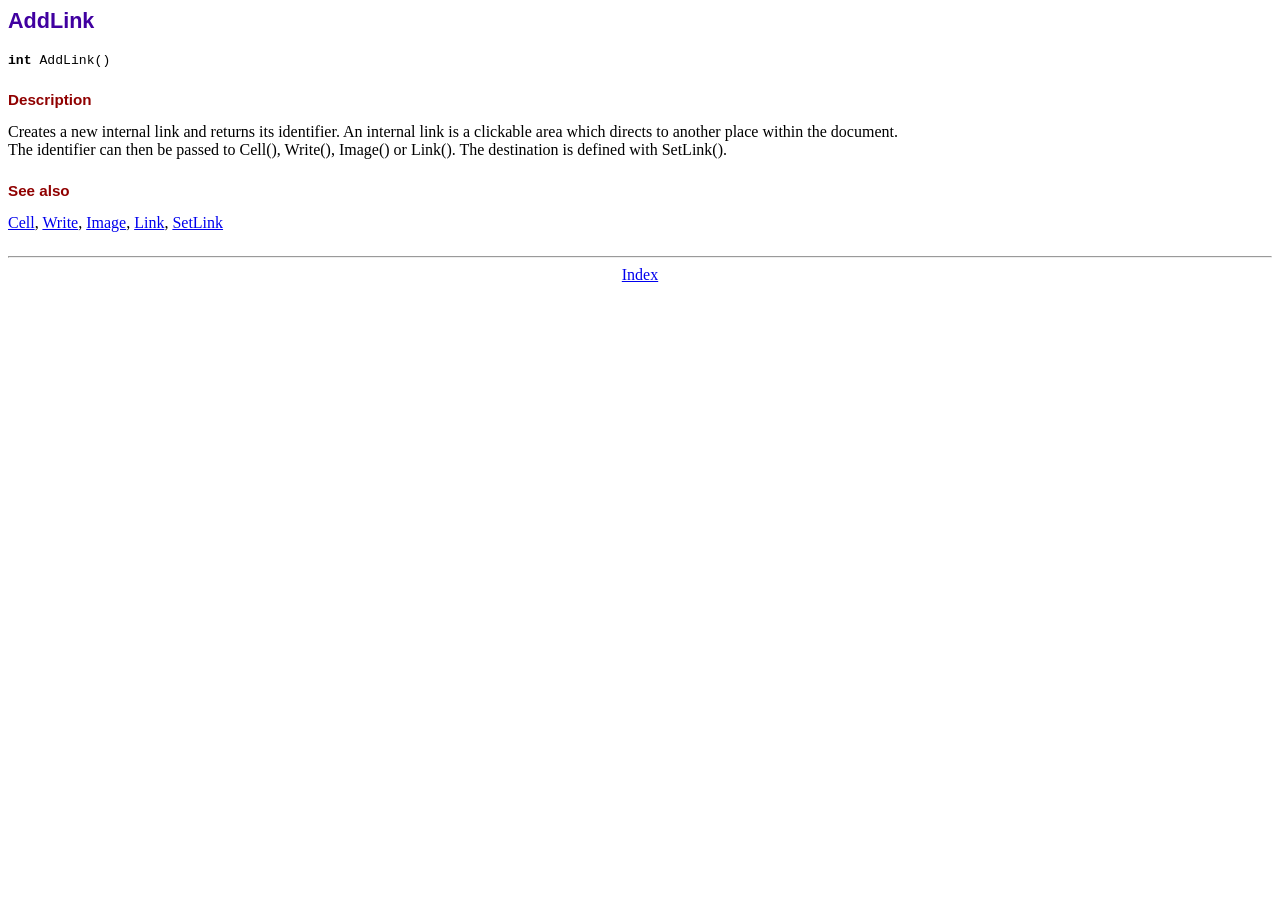
<file: fpdf/doc/addlink.htm>
<!DOCTYPE html PUBLIC "-//W3C//DTD HTML 4.01 Transitional//EN">
<html>
<head>
<meta http-equiv="Content-Type" content="text/html; charset=UTF-8">
<title>AddLink</title>
<link type="text/css" rel="stylesheet" href="../fpdf.css">
</head>
<body>
<h1>AddLink</h1>
<code><b>int</b> AddLink()</code>
<h2>Description</h2>
Creates a new internal link and returns its identifier. An internal link is a clickable area
which directs to another place within the document.
<br>
The identifier can then be passed to Cell(), Write(), Image() or Link(). The destination is
defined with SetLink().
<h2>See also</h2>
<a href="cell.htm">Cell</a>,
<a href="write.htm">Write</a>,
<a href="image.htm">Image</a>,
<a href="link.htm">Link</a>,
<a href="setlink.htm">SetLink</a>
<hr style="margin-top:1.5em">
<div style="text-align:center"><a href="index.htm">Index</a></div>
</body>
</html>
</file>
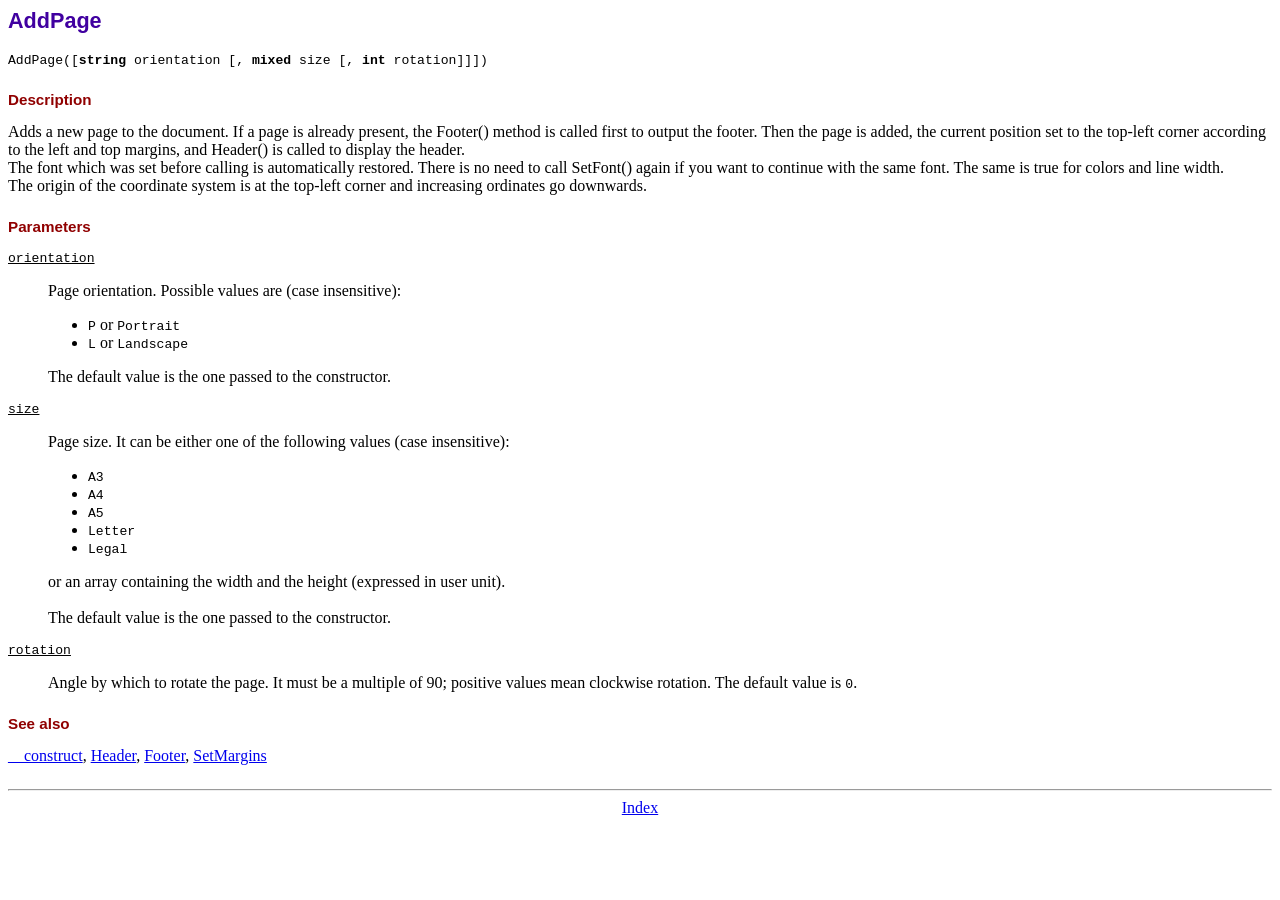
<file: fpdf/doc/addpage.htm>
<!DOCTYPE html PUBLIC "-//W3C//DTD HTML 4.01 Transitional//EN">
<html>
<head>
<meta http-equiv="Content-Type" content="text/html; charset=UTF-8">
<title>AddPage</title>
<link type="text/css" rel="stylesheet" href="../fpdf.css">
</head>
<body>
<h1>AddPage</h1>
<code>AddPage([<b>string</b> orientation [, <b>mixed</b> size [, <b>int</b> rotation]]])</code>
<h2>Description</h2>
Adds a new page to the document. If a page is already present, the Footer() method is called
first to output the footer. Then the page is added, the current position set to the top-left
corner according to the left and top margins, and Header() is called to display the header.
<br>
The font which was set before calling is automatically restored. There is no need to call
SetFont() again if you want to continue with the same font. The same is true for colors and
line width.
<br>
The origin of the coordinate system is at the top-left corner and increasing ordinates go
downwards.
<h2>Parameters</h2>
<dl class="param">
<dt><code>orientation</code></dt>
<dd>
Page orientation. Possible values are (case insensitive):
<ul>
<li><code>P</code> or <code>Portrait</code></li>
<li><code>L</code> or <code>Landscape</code></li>
</ul>
The default value is the one passed to the constructor.
</dd>
<dt><code>size</code></dt>
<dd>
Page size. It can be either one of the following values (case insensitive):
<ul>
<li><code>A3</code></li>
<li><code>A4</code></li>
<li><code>A5</code></li>
<li><code>Letter</code></li>
<li><code>Legal</code></li>
</ul>
or an array containing the width and the height (expressed in user unit).<br>
<br>
The default value is the one passed to the constructor.
</dd>
<dt><code>rotation</code></dt>
<dd>
Angle by which to rotate the page. It must be a multiple of 90; positive values
mean clockwise rotation. The default value is <code>0</code>.
</dd>
</dl>
<h2>See also</h2>
<a href="__construct.htm">__construct</a>,
<a href="header.htm">Header</a>,
<a href="footer.htm">Footer</a>,
<a href="setmargins.htm">SetMargins</a>
<hr style="margin-top:1.5em">
<div style="text-align:center"><a href="index.htm">Index</a></div>
</body>
</html>
</file>
<file: css/homepage.css>
body {
    margin: 0;
    padding: 0;
    font-family: -apple-system, BlinkMacSystemFont, "Segoe UI", Roboto, Helvetica, Arial, sans-serif;
    background: linear-gradient(135deg, #b69d98 0%, #e9d9a6 50%, #e78d8c 100%);
    background-attachment: fixed;
    color: #3b322d; 
    line-height: 1.5;
    box-sizing: border-box;
}

.page-container {
    display: flex;
    flex-direction: column;
    min-height: 100vh;
}

header {
    width: 100%;
    background-color: #ffffff;
    padding: 25px 25px; 
    display: flex;
    align-items: center;
    border-bottom: 1px solid #eae6e1;
    position: fixed;
    box-sizing: border-box;
}

.header-admin-btn {
    margin-left: auto; 
    background-color: #ffffff;
    border: 1px solid #ddd6d0;
    color: #3b322d;
    padding: 10px 12px; 
    border-radius: 8px;
    cursor: pointer;
    transition: all 0.2s ease;
    box-shadow: 0 2px 5px rgba(0, 0, 0, 0.05);
    display: flex; 
    align-items: center;
    justify-content: center;
}

.header-admin-btn svg {
    transition: stroke 0.2s ease;
}

.header-admin-btn:hover {
    border-color: #b0a8a2;
    background-color: #faf9f8;
}

.header-admin-btn:hover svg {
    stroke: #d15653; 
}

.header-admin-btn:active {
    transform: scale(0.95);
}

.header-branding {
    display: flex;
    align-items: center;
    gap: 12px; 
}

.header-text {
    font-weight: 700;
    font-size: 20px; 
    color: #3b322d;
    display: flex;
    flex-direction: column;
    line-height: 1.2;
}

.header-text .hub-text {
    color: #d15653;
}

/* ilalim ng pwd header */
.system-text {
    font-size: 15px; 
    font-weight: 600;
    text-transform: uppercase;
    letter-spacing: 0.05em;
    color: #8c827a;
    margin-top: 2px;
}

main {
    flex-grow: 1;
    padding: 150px 2px 3px; 
    display: flex;
    justify-content: center;
    align-items: flex-start;
}

.main-container {
    max-width: 1200px;
    text-align: center;
    margin-top: 32px; 
}

/* style ng middle top texts */
.welcome-message h1 {
    font-size: 70px;
    font-weight: 700; 
    margin-bottom: 19px; 
    line-height: 1.2;
    color: #3b322d;
}

.welcome-message p {
    font-size: 17px;
    font-weight: 500;
    margin-bottom: 48px; 
    color: #6a615a;
    max-width: 600px;
    margin-left: auto;
    margin-right: auto;
}

.portal-cards-grid {
    display: flex;
    justify-content: center;
    gap: 32px; 
}

/* mismong frame ng dalawa sa baba */
.portal-card {
    background-color: #ffffff;
    border-radius: 19px; 
    padding: 40px 32px;
    flex: 1;
    max-width: 340px;
    text-align: center;
    box-shadow: 0 10px 30px rgba(0, 0, 0, 0.04);
}

.portal-card h2 {
    font-size: 25px;
    font-weight: 700;
    margin: 19px 0 13px; 
    color: #3b322d;
}

.portal-card p {
    font-size: 14px; 
    margin-bottom: 32px;
    color: #7a716a;
    line-height: 1.6;
    flex-grow: 1;
}

/* clicky button sa baba */
.card-button {
    background-color: #ffffff; 
    border: 1px solid #ddd6d0;
    color: #3b322d;
    padding: 11px 24px; 
    font-size: 14px; 
    font-weight: 600;
    border-radius: 8px;
    cursor: pointer;
    transition: all 0.2s ease;
    box-shadow: 0 4px 10px rgba(0, 0, 0, 0.12);
}

.card-button:hover {
    border-color: #b0a8a2;
    background-color: #faf9f8;
}

.card-button:active{
    transform: scale(0.95);
}

.icon-note {
    display: block;
    margin-top: 13px;
    font-size: 12px;
    color: #a8a09a;
    font-style: italic;
}
</file>
<file: fpdf/fpdf.css>
body {font-family:"Times New Roman",serif}
h1 {font:bold 135% Arial,sans-serif; color:#4000A0; margin-bottom:0.9em}
h2 {font:bold 95% Arial,sans-serif; color:#900000; margin-top:1.5em; margin-bottom:1em}
dl.param dt {text-decoration:underline}
dl.param dd {margin-top:1em; margin-bottom:1em}
dl.param ul {margin-top:1em; margin-bottom:1em}
tt, code, kbd {font-family:"Courier New",Courier,monospace; font-size:82%}
div.source {margin-top:1.4em; margin-bottom:1.3em}
div.source pre {display:table; border:1px solid #24246A; width:100%; margin:0em; font-family:inherit; font-size:100%}
div.source code {display:block; border:1px solid #C5C5EC; background-color:#F0F5FF; padding:6px; color:#000000}
div.doc-source {margin-top:1.4em; margin-bottom:1.3em}
div.doc-source pre {display:table; width:100%; margin:0em; font-family:inherit; font-size:100%}
div.doc-source code {display:block; background-color:#E0E0E0; padding:4px}
.kw {color:#000080; font-weight:bold}
.str {color:#CC0000}
.cmt {color:#008000}
p.demo {text-align:center; margin-top:-0.9em}
a.demo {text-decoration:none; font-weight:bold; color:#0000CC}
a.demo:link {text-decoration:none; font-weight:bold; color:#0000CC}
a.demo:hover {text-decoration:none; font-weight:bold; color:#0000FF}
a.demo:active {text-decoration:none; font-weight:bold; color:#0000FF}
</file>
<file: css/dashboard.css>
:root {
    --primary:    #A84040;
    --primary-dk: #8a2f2f;
    --accent:     #D14A48;
    --sidebar-bg: #ffffff;
    --body-bg:    #f5f4f2;
    --card-bg:    #ffffff;
    --border:     rgba(0,0,0,0.08);
    --label:      rgba(28,2,2,0.48);
    --text:       #1c0202;
    --text-muted: rgba(28,2,2,0.55);
    --active-nav: #FBF0F0;
    --active-nav-txt: #A84040;
    --shadow-card: 0 2px 8px rgba(0,0,0,0.07), 0 0 1px rgba(0,0,0,0.06);
    --radius-card: 18px;
    --sidebar-w: 240px;
  }

  *, *::before, *::after { box-sizing: border-box; margin: 0; padding: 0; }

  body {
    font-family: 'DM Sans', sans-serif;
    background: var(--body-bg);
    color: var(--text);
    display: flex;
    min-height: 100vh;
    padding-left: 10%;
    padding-right: 10%;
  }

  /* ── SIDEBAR ── */
  .sidebar {
    width: var(--sidebar-w);
    min-height: 100vh;
    background: var(--sidebar-bg);
    box-shadow: 1px 0 0 var(--border);
    display: flex;
    flex-direction: column;
    position: fixed;
    top: 0; left: 0; bottom: 0;
    z-index: 100;
  }

  .sidebar-brand {
    display: flex;
    align-items: center;
    gap: 10px;
    padding: 18px 20px 14px;
    border-bottom: 1px solid var(--border);
  }

  .brand-icon {
    width: 40px; height: 40px;
    background: var(--primary);
    border-radius: 11px;
    display: flex; align-items: center; justify-content: center;
    box-shadow: 0 2px 6px rgba(168,64,64,0.35);
    flex-shrink: 0;
  }
  .brand-icon svg { width: 20px; height: 20px; fill: #fff; }

  .brand-text { display: flex; flex-direction: column; }
  .brand-name { font-weight: 800; font-size: 15px; color: var(--text); letter-spacing: -0.3px; line-height: 1.2; }
  .brand-sub  { font-size: 10.5px; font-weight: 500; color: var(--text-muted); letter-spacing: 0.4px; text-transform: uppercase; }

  .sidebar-nav { flex: 1; padding: 18px 12px 12px; overflow-y: auto; }

  .nav-section-label {
    font-size: 10px; font-weight: 700; letter-spacing: 1px;
    text-transform: uppercase; color: var(--label);
    padding: 0 8px 8px;
  }

  .nav-group { margin-bottom: 4px; }

  .nav-item {
    display: flex; align-items: center; gap: 9px;
    padding: 8px 10px;
    border-radius: 8px;
    font-size: 13.5px; font-weight: 600;
    color: var(--text-muted);
    cursor: pointer;
    transition: background .15s, color .15s;
    text-decoration: none;
    margin-bottom: 1px;
    user-select: none;
  }
  .nav-item:hover { background: #f5f0f0; color: var(--text); }
  .nav-item.active { background: var(--active-nav); color: var(--active-nav-txt); font-weight: 700; }
  .nav-item.active svg { stroke: var(--active-nav-txt); }
  .nav-item svg {
    width: 16px; height: 16px;
    stroke: currentColor; fill: none; stroke-width: 2;
    flex-shrink: 0;
  }

  /* Chevron for expandable items */
  .nav-item .chevron {
    margin-left: auto;
    width: 14px; height: 14px;
    transition: transform .2s;
    stroke: currentColor; fill: none; stroke-width: 2.5;
    flex-shrink: 0;
  }
  .nav-item.open .chevron { transform: rotate(180deg); }

  /* Sub-menu */
  .nav-sub {
    margin-left: 12px;
    border-left: 1.5px solid var(--border);
    padding-left: 8px;
    margin-bottom: 4px;
    display: flex; flex-direction: column; gap: 1px;
    overflow: hidden;
    max-height: 0;
    transition: max-height .25s ease;
  }
  
  .nav-sub.open { max-height: 200px; }

  .nav-sub-item {
    display: flex; align-items: center; gap: 8px;
    padding: 6px 10px;
    border-radius: 7px;
    font-size: 13px; font-weight: 600;
    color: var(--text-muted);
    cursor: pointer;
    transition: background .15s, color .15s;
    text-decoration: none;
  }
  .nav-sub-item:hover { background: #f5f0f0; color: var(--text); }
  .nav-sub-item.active { color: var(--active-nav-txt); font-weight: 700; }
  .nav-sub-item.active::before {
    content: '';
    width: 5px; height: 5px;
    border-radius: 50%;
    background: var(--active-nav-txt);
    flex-shrink: 0;
  }

  .sidebar-footer {
    padding: 14px 12px;
    border-top: 1px solid var(--border);
  }
  .logout-btn {
    display: flex; align-items: center; gap: 9px;
    padding: 8px 10px; border-radius: 8px;
    font-size: 13.5px; font-weight: 700;
    color: var(--primary);
    cursor: pointer; transition: background .15s;
    border: none; background: none; width: 100%;
  }
  .logout-btn:hover { background: #fbf0f0; }
  .logout-btn svg { width: 16px; height: 16px; stroke: var(--primary); fill: none; stroke-width: 2; }

  /* ── MAIN ── */
  .main {
    margin-left: var(--sidebar-w);
    flex: 1;
    padding: 32px 36px 60px;
    max-width: calc(100% - var(--sidebar-w));
  }

  .page-title { font-size: 26px; font-weight: 800; letter-spacing: -0.6px; color: var(--text); }
  .page-sub   { font-size: 13.5px; font-weight: 500; color: var(--text-muted); margin-top: 3px; margin-bottom: 22px; }

  /* ── TOP ROW ── */
  .top-row {
    display: grid;
    grid-template-columns: 1fr 1fr;
    gap: 18px;
    margin-bottom: 18px;
  }

  /* ── STAT CARD ── */
  .stat-card {
    background: var(--card-bg);
    border-radius: var(--radius-card);
    box-shadow: var(--shadow-card);
    padding: 20px 22px;
    display: flex;
    flex-direction: column;
    justify-content: space-between;
  }

  .stat-header {
    display: flex; align-items: center; gap: 14px;
  }
  .stat-icon {
    width: 48px; height: 48px; border-radius: 13px;
    background: var(--primary);
    display: flex; align-items: center; justify-content: center;
    flex-shrink: 0;
    box-shadow: 0 3px 8px rgba(168,64,64,0.3);
  }
  .stat-icon svg { width: 24px; height: 24px; fill: #fff; }

  .stat-label { font-size: 10.5px; font-weight: 800; letter-spacing: 0.7px; text-transform: uppercase; color: var(--text-muted); margin-bottom: 2px; }
  .stat-number { font-size: 40px; font-weight: 800; line-height: 1; color: var(--text); letter-spacing: -1px; }
  .stat-unit   { font-size: 14px; font-weight: 600; color: var(--text-muted); margin-left: 4px; }

  /* ── CHART ROW ── */
  .chart-comb {
    display: grid;
    gap: 18px;
  }

  .chart-row {
    display: grid;
    grid-template-columns: 1fr 1fr;
    align-items:  start;
    gap: 18px;
    margin-bottom: 18px;
  }

  .chart-card {
    background: var(--card-bg);
    border-radius: var(--radius-card);
    box-shadow: var(--shadow-card);
    padding: 20px 22px;
  }

  .chart-title {
    font-size: 11.5px; font-weight: 800; letter-spacing: 0.6px;
    text-transform: uppercase; color: var(--text-muted);
    margin-bottom: 16px;
  }

  /* Bar chart — original design */
  .bar-chart { display: flex; flex-direction: column; gap: 14px; }
  .bar-row { display: flex; align-items: center; gap: 10px; }
  .bar-track {
    flex: 1; height: 50px; background: white; border-radius: 0px; overflow: hidden;
  }
  .bar-fill { height: 100%; border-radius: 0px 10px 10px 0px; }

  .bar-legend {
    display: flex; gap: 16px; margin-top: 14px; flex-wrap: wrap;
  }
  .legend-item {
    display: flex; align-items: center; gap: 5px;
    font-size: 11px; font-weight: 600; color: var(--text-muted);
  }
  .legend-dot { width: 8px; height: 8px; border-radius: 50%; flex-shrink: 0; }

  /* ── Legend stat — count | pct inside parentheses ── */
  .legend-stat {
  font-size: 12px;
  font-weight: 700;
  color: var(--text);
  margin-left: auto;
  white-space: nowrap;
}

  /* Pie chart — original design */
  .pie-wrap {
    display: flex; align-items: center; justify-content: left; gap: 18px;
  }
  .pie-wrap svg { flex-shrink: 0; }

  .pie-legend {
  display: flex;
  flex-direction: column;
  gap: 14px;
  min-width: 210px;
}
  .pie-legend-item {
  display: flex;
  align-items: center;
  gap: 8px;
  font-size: 15px;
  font-weight: 700;
  color: var(--text);
  white-space: nowrap;
  justify-content: space-between;
  width: 100%;
}
  .pie-dot { width: 10px; height: 10px; border-radius: 50%; flex-shrink: 0; }

  /* ── DIRECTORY CARD ── */
  .dir-card {
    background: var(--card-bg);
    border-radius: var(--radius-card);
    box-shadow: var(--shadow-card);
    padding: 20px 22px;
  }

  .dir-header {
    display: flex; align-items: center; justify-content: space-between;
    margin-bottom: 16px;
  }

  .dir-title { font-size: 18px; font-weight: 800; letter-spacing: -0.3px; }

  .search-wrap {
    display: flex; align-items: center; gap: 7px;
    background: #f3f3f3;
    border: 1px solid rgba(0,0,0,0.08);
    border-radius: 99px;
    padding: 7px 14px;
    width: 190px;
  }
  .search-wrap svg { width: 13px; height: 13px; stroke: var(--text-muted); fill: none; stroke-width: 2; flex-shrink: 0; }
  .search-wrap input {
    border: none; background: none; outline: none;
    font-size: 12.5px; font-weight: 500; font-family: 'DM Sans', sans-serif;
    color: var(--text); width: 100%;
  }
  .search-wrap input::placeholder { color: var(--text-muted); }

  /* Table */
  table { width: 100%; border-collapse: collapse; table-layout: fixed; }
  thead tr { background-color: #F4F4F4; }
  thead th {
    font-size: 10.5px; font-weight: 800; letter-spacing: 0.7px;
    text-transform: uppercase; color: var(--text-muted);
    padding: 10px 10px; text-align: left;
    border-bottom: none;
  }
  tbody tr {
    border-bottom: 1px solid var(--border);
    transition: background .12s;
  }
  tbody tr:last-child { border-bottom: none; }
  tbody tr:hover { background: #faf9f9; }
  tbody td {
    padding: 11px 10px;
    font-size: 13px; font-weight: 600;
    color: var(--text);
    vertical-align: middle;
  }

  .td-name { font-weight: 700; font-size: 13.5px; overflow: hidden; text-overflow: ellipsis; white-space: nowrap; }

  /* ── th filter headers ── */
  .th-filter {
    cursor: pointer; user-select: none; white-space: nowrap;
    position: relative;
  }
  .th-filter:hover { color: var(--primary); }
  .th-active { color: var(--primary) !important; }
  .th-chevron { vertical-align: middle; margin-bottom: 2px; }

  /* ── Inline filter dropdown — lives inside the <th> ── */
  .th-dropdown {
    display: none;
    position: absolute;
    top: 100%;
    left: 0;
    z-index: 9999;
    background: #fff;
    border: 1px solid var(--border);
    border-radius: 10px;
    box-shadow: 0 8px 24px rgba(0,0,0,0.12);
    min-width: 160px;
    overflow: hidden;
    margin-top: 4px;
    font-size: 13px;
    font-weight: 600;
    text-transform: none;
    letter-spacing: 0;
    color: var(--text);
  }
  .th-dropdown.open { display: block; }

  .th-drop-item {
    padding: 10px 16px;
    cursor: pointer;
    transition: background .12s;
    font-family: 'DM Sans', sans-serif;
    white-space: nowrap;
  }
  .th-drop-item:hover    { background: #f5f0f0; color: var(--primary); }
  .th-drop-item.selected { color: var(--primary); font-weight: 800; }


.badge,
.status {
  display: inline-flex;
  align-items: center;
  justify-content: center;

  padding: 5px 16px;

  border-radius: 999px;

  font-size: 11px;
  font-weight: 700;

  white-space: nowrap;

  border: 1.5px solid transparent;
}


.badge-visual {
  background: #E6EAFB;
  color: #155DA4;
}

.badge-auditory {
  background: #FFF8D7;
  color: #C5AD11;
}

.badge-cognitive {
  background: #F7E6FB;
  color: #7E15A4;
}

.badge-physical {
  background: #FFDCDC;
  color: #A41515;
}

.badge-speech {
  background: #FFE9D7;
  color: #D13E0D;
}

.badge-psycho {
  background: #E6FBE6;
  color: #15A44E;
}

.badge-others {
  background: #F0F0F0;
  color: #666;
}

/* STATUS BADGES */

.status-active,
.badge-active {
  background: #DFF5E3;
  color: #32C24D;
  border-color: #32C24D;
}

.status-under-review,
.badge-under-review {
  background: #FFF1E8;
  color: #E57A39;
  border-color: #F0BE9B;
}

.status-needs-correction,
.badge-needs-correction {
  background: #FFF4E8;
  color: #D17A2B;
  border-color: #E7BC8D;
}

.status-expired,
.badge-expired {
  background: #FFDCDC;
  color: #E02424;
  border-color: #FF4D4D;
}

.status-rejected,
.badge-rejected {
  background: #F9E2E2;
  color: #B42323;
  border-color: #D96B6B;
}

  /* Action icons */
  .actions { display: flex; align-items: center; gap: 6px; }
  .action-btn {
    width: 28px; height: 28px; border-radius: 7px;
    display: flex; align-items: center; justify-content: center;
    cursor: pointer; transition: background .12s;
    border: none; background: none;
  }
  .action-btn:hover { background: #f5f0f0; }
  .action-btn svg { width: 14px; height: 14px; stroke: var(--text-muted); fill: none; stroke-width: 2; }
  .action-btn:hover svg { stroke: var(--primary); }

  /* Pie slice helper */
  .pie-slice { transition: opacity .2s; }
  .pie-slice:hover { opacity: .85; cursor: pointer; }

  .top-actions {
  display: flex;
  justify-content: flex-end;
  margin-bottom: 10px;
}

.notification-wrap {
  position: relative;
}

.notification-btn {
  width: 44px;
  height: 44px;
  border: none;
  border-radius: 14px;
  background: #fff;
  box-shadow: var(--shadow-card);
  cursor: pointer;
  font-size: 20px;
  position: relative;
}

.notification-badge {
  position: absolute;
  top: -6px;
  right: -6px;
  background: #d92d20;
  color: white;
  font-size: 11px;
  font-weight: 700;
  padding: 3px 7px;
  border-radius: 999px;
}

.notification-panel {
  display: none;
  position: absolute;
  top: 52px;
  right: 0;
  width: 340px;
  background: #fff;
  border-radius: 18px;
  box-shadow: 0 12px 30px rgba(0,0,0,0.14);
  z-index: 999;
  overflow: hidden;
}

.notification-panel.show {
  display: block;
}

.notification-header {
  padding: 16px;
  border-bottom: 1px solid rgba(0,0,0,0.08);
  display: flex;
  justify-content: space-between;
  color: var(--text);
}

.notification-item {
  padding: 14px 16px;
  border-bottom: 1px solid rgba(0,0,0,0.06);
}

.notification-item p {
  margin: 5px 0;
  font-size: 13px;
  color: var(--text-muted);
}

.notification-item a {
  font-size: 13px;
  font-weight: 700;
  color: var(--primary);
  text-decoration: none;
}

.notification-item.danger {
  background: #fff1f1;
}

.notification-item.warning {
  background: #fff8e6;
}

.notification-item.info {
  background: #eef4ff;
}

.notification-item.backup {
  background: #f3f0ff;
}

.notification-empty {
  padding: 18px;
  color: var(--text-muted);
  font-size: 14px;
}

.status-under-review {
  background: #FFF1E8;
  color: #E57A39;
  border-color: #F0BE9B;
}
</file>
<file: css/login.css>
* {
    box-sizing: border-box;
    margin: 0;
    padding: 0;
    font-family: 'Inter', sans-serif;
}

body {
    background-color: #f4f5f6;
    height: 100vh;
    display: flex;
    justify-content: center;
    align-items: center;
    position: relative;
}

.error-msg {
    background-color: #fee2e2;
    color: #b91c1c;
    border: 1px solid #fca5a5;
    border-radius: 8px;
    padding: 10px 14px;
    margin-bottom: 16px;
    font-size: 14px;
    font-weight: 500;
}

.success-msg {
    background-color: #d1fae5;
    color: #047857;
    border: 1px solid #6ee7b7;
    border-radius: 8px;
    padding: 10px 14px;
    margin-bottom: 16px;
    font-size: 14px;
    font-weight: 500;
}

/* return button */
.return-btn {
    position: absolute;
    top: 30px;
    left: 30px;
    background: white;
    border: 1px solid #e2e8f0;
    padding: 10px 25px;
    border-radius: 7px;
    color: black;
    font-size: 15px;
    font-weight: 500;
    cursor: pointer;
    display: flex;
    align-items: center;
    gap: 12px;
    box-shadow: 0 2px 4px rgba(0,0,0,0.02);
    transition: all 0.2s ease;
}

.return-btn:active {
    transform: scale(.95);
}

.return-btn:hover {
    background: #f8fafc;
    color: #334155;
}

/* main panel */
.card-container {
    display: flex;
    width: 1300px;
    height: 700px;
    background: white;
    border-radius: 24px;
    box-shadow: 0 20px 40px rgba(0, 0, 0, 0.08);
    overflow: hidden;
}

/* gradient thing */
.left-panel {
    flex: 1;
    background: linear-gradient(190deg, #d3ab79 0%, #871115 100%);
    padding: 40px;
    display: flex;
    flex-direction: column;
    justify-content: space-between;
    color: white;
}

/* text beside admin icon */
.admin-badge {
    display: flex;
    align-items: center;
    gap: 12px;
    font-size: 30px;
    font-weight: 600;
    opacity: 0.9;
}

.shield-icon {
    width: 50px;
    height: 50px;
    border: 1px solid rgba(255,255,255,0.5);
    padding: 4px;
    border-radius: 10px;
    display: flex;
    justify-content: center;
    align-items: center;
    background: rgba(255,255,255,0.1);
}
.shield-icon img {
    width: 35px;
    height: auto;
}

/* main text left banner */
.left-panel h1 {
    font-size: 52px;
    font-weight: 700;
    line-height: 1.2;
    margin-bottom: 10px;
    margin-left: 30px;
}

/* da right panel */
.right-panel {
    flex: 1.1;
    padding: 60px 70px;
    display: flex;
    flex-direction: column;
    justify-content: center;
}

/* mabuhay!!!!!!! */
.right-panel h2 {
    font-size: 40px;
    color: darkred;
    margin-bottom: 8px;
    font-weight: 700;
}

.subtitle {
    color: gray;
    font-size: 15px;
    margin-bottom: 40px;
    line-height: 1.5;
}

.input-group {
    margin-bottom: 24px;
}

.input-group label {
    display: block;
    color: #475569;
    font-size: 14px;
    font-weight: 600;
    margin-bottom: 8px;
}

.input-wrapper {
    position: relative;
    display: flex;
    align-items: center;
}

.input-group input {
    width: 100%;
    padding: 14px 16px;
    border: 1px solid #cbd5e1;
    border-radius: 8px;
    font-size: 15px;
    color: #334155;
    outline: none;
    transition: border-color 0.2s ease;
}

.input-group input::placeholder {
    color: #94a3b8;
}

.input-group input:focus {
    border-color: #871115;
    box-shadow: 0 0 0 3px rgba(135, 17, 21, 0.1);
}

/* --- Options Row --- */
.login-options {
    display: flex;
    justify-content: space-between;
    align-items: center;
    margin-bottom: 24px;
    margin-top: -10px;
}

.remember-me {
    display: flex;
    align-items: center;
    gap: 8px;
    font-size: 14px;
    color: #475569;
    font-weight: 500;
    cursor: pointer;
    user-select: none;
}

.remember-me input {
    accent-color: #871115;
    width: 16px;
    height: 16px;
    cursor: pointer;
}

.forgot-pwd {
    font-size: 14px;
    color: #871115;
    font-weight: 600;
    text-decoration: none;
    transition: opacity 0.2s;
}

.forgot-pwd:hover {
    text-decoration: underline;
    opacity: 0.8;
}

.submit-btn {
    width: 100%;
    background-color: #98171d;
    color: white;
    border: none;
    padding: 16px;
    border-radius: 8px;
    font-size: 16px;
    font-weight: 600;
    cursor: pointer;
    display: flex;
    justify-content: center;
    align-items: center;
    gap: 10px;
    transition: background-color 0.2s ease, transform 0.1s ease;
}

.submit-btn:hover {
    background-color: #7a1217;
}

.submit-btn:active {
    transform: scale(0.95);
}

/* --- Modal Styles --- */
.modal-overlay {
    display: none;
    position: fixed;
    inset: 0;
    background: rgba(0,0,0,0.5);
    z-index: 1000;
    align-items: center;
    justify-content: center;
    backdrop-filter: blur(3px);
}

.modal-box {
    background: white;
    width: 100%;
    max-width: 450px;
    border-radius: 16px;
    box-shadow: 0 10px 25px rgba(0,0,0,0.15);
    overflow: hidden;
    animation: popIn 0.3s cubic-bezier(0.175, 0.885, 0.32, 1.275) forwards;
}

@keyframes popIn {
    0% { transform: scale(0.9); opacity: 0; }
    100% { transform: scale(1); opacity: 1; }
}

.modal-header {
    display: flex;
    justify-content: space-between;
    align-items: center;
    padding: 20px 24px;
    border-bottom: 1px solid #e2e8f0;
}

.modal-header h3 {
    font-size: 18px;
    color: #1e293b;
    margin: 0;
}

.close-btn {
    background: none;
    border: none;
    font-size: 24px;
    color: #94a3b8;
    cursor: pointer;
    line-height: 1;
    transition: color 0.2s;
}

.close-btn:hover {
    color: #1e293b;
}

.modal-body {
    padding: 24px;
}

.modal-body p {
    font-size: 14px;
    color: #475569;
    line-height: 1.5;
    margin-bottom: 20px;
}
</file>
<file: css/registration.css>
:root {
    --primary:    #A84040;
    --primary-dk: #8a2f2f;
    --accent:     #D14A48;
    --sidebar-bg: #ffffff;
    --body-bg:    #f5f4f2;
    --card-bg:    #ffffff;
    --border:     rgba(0,0,0,0.08);
    --label:      rgba(28,2,2,0.48);
    --text:       #1c0202;
    --text-muted: rgba(28,2,2,0.55);
    --active-nav: #FBF0F0;
    --active-nav-txt: #A84040;
    --input-bg:   #F3F3F3;
    --input-border: rgba(138,138,138,0.28);
    --shadow-card: 0 2px 8px rgba(0,0,0,0.07), 0 0 1px rgba(0,0,0,0.06);
    --radius-card: 18px;
    --radius-input: 10px;
    --sidebar-w: 240px;
    --header-h: 62px;
  }

  *, *::before, *::after { box-sizing: border-box; margin: 0; padding: 0; }

  body {
    font-family: 'DM Sans', sans-serif;
    background: var(--body-bg);
    color: var(--text);
    display: flex;
    min-height: 100vh;
  }

 /* ── SIDEBAR ── */
  .sidebar {
    width: var(--sidebar-w);
    min-height: 100vh;
    background: var(--sidebar-bg);
    box-shadow: 1px 0 0 var(--border);
    display: flex;
    flex-direction: column;
    position: fixed;
    top: 0; left: 0; bottom: 0;
    z-index: 100;
  }

  .sidebar-brand {
    display: flex;
    align-items: center;
    gap: 10px;
    padding: 18px 20px 14px;
    border-bottom: 1px solid var(--border);
  }

  .brand-icon {
    width: 40px; height: 40px;
    background: var(--primary);
    border-radius: 11px;
    display: flex; align-items: center; justify-content: center;
    box-shadow: 0 2px 6px rgba(168,64,64,0.35);
    flex-shrink: 0;
  }
  .brand-icon svg { width: 20px; height: 20px; fill: #fff; }

  .brand-text { display: flex; flex-direction: column; }
  .brand-name { font-weight: 800; font-size: 15px; color: var(--text); letter-spacing: -0.3px; line-height: 1.2; }
  .brand-sub  { font-size: 10.5px; font-weight: 500; color: var(--text-muted); letter-spacing: 0.4px; text-transform: uppercase; }

  .sidebar-nav { flex: 1; padding: 18px 12px 12px; overflow-y: auto; }

  .nav-section-label {
    font-size: 10px; font-weight: 700; letter-spacing: 1px;
    text-transform: uppercase; color: var(--label);
    padding: 0 8px 8px;
  }

  .nav-group { margin-bottom: 4px; }

  .nav-item {
    display: flex; align-items: center; gap: 9px;
    padding: 8px 10px;
    border-radius: 8px;
    font-size: 13.5px; font-weight: 600;
    color: var(--text-muted);
    cursor: pointer;
    transition: background .15s, color .15s;
    text-decoration: none;
    margin-bottom: 1px;
    user-select: none;
  }
  .nav-item:hover { background: #f5f0f0; color: var(--text); }
  .nav-item.active { background: var(--active-nav); color: var(--active-nav-txt); font-weight: 700; }
  .nav-item.active svg { stroke: var(--active-nav-txt); }
  .nav-item svg {
    width: 16px; height: 16px;
    stroke: currentColor; fill: none; stroke-width: 2;
    flex-shrink: 0;
  }

  /* Chevron for expandable items */
  .nav-item .chevron {
    margin-left: auto;
    width: 14px; height: 14px;
    transition: transform .2s;
    stroke: currentColor; fill: none; stroke-width: 2.5;
    flex-shrink: 0;
  }
  .nav-item.open .chevron { transform: rotate(180deg); }
.chevron {
    margin-left: auto;
    width: 14px; height: 14px;
    transition: transform .2s;
    stroke: currentColor; fill: none; stroke-width: 2.5;
    flex-shrink: 0;
  }
  /* Sub-menu */
  .nav-sub {
    margin-left: 12px;
    border-left: 1.5px solid var(--border);
    padding-left: 8px;
    margin-bottom: 4px;
    display: flex; flex-direction: column; gap: 1px;
    overflow: hidden;
    max-height: 0;
    transition: max-height .25s ease;
  }
  
  .nav-sub.open { max-height: 200px; }

  .nav-sub-item {
    display: flex; align-items: center; gap: 8px;
    padding: 6px 10px;
    border-radius: 7px;
    font-size: 13px; font-weight: 600;
    color: var(--text-muted);
    cursor: pointer;
    transition: background .15s, color .15s;
    text-decoration: none;
  }
  .nav-sub-item:hover { background: #f5f0f0; color: var(--text); }
  .nav-sub-item.active { color: var(--active-nav-txt); font-weight: 700; }
  .nav-sub-item.active::before {
    content: '';
    width: 5px; height: 5px;
    border-radius: 50%;
    background: var(--active-nav-txt);
    flex-shrink: 0;
  }

  .sidebar-footer {
    padding: 14px 12px;
    border-top: 1px solid var(--border);
  }
  .logout-btn {
    display: flex; align-items: center; gap: 9px;
    padding: 8px 10px; border-radius: 8px;
    font-size: 13.5px; font-weight: 700;
    color: var(--primary);
    cursor: pointer; transition: background .15s;
    border: none; background: none; width: 100%;
  }
  .logout-btn:hover { background: #fbf0f0; }
  .logout-btn svg { width: 16px; height: 16px; stroke: var(--primary); fill: none; stroke-width: 2; }

  /* ── MAIN ────────────────────────────────────── */
  .main {
    margin-left: var(--sidebar-w);
    flex: 1;
    display: flex;
    flex-direction: column;
    min-height: 100vh;
  }

  .topbar {
    height: var(--header-h);
    background: var(--card-bg);
    box-shadow: 0 1px 0 var(--border);
    display: flex;
    align-items: center;
    padding: 0 32px;
    position: sticky; top: 0; z-index: 50;
  }

  .topbar-title {
    font-size: 20px;
    font-weight: 800;
    letter-spacing: -0.5px;
    color: var(--text);
  }

  /* ── CONTENT ─────────────────────────────────── */
  .content {
    margin-left: 5%;
    margin-right: 5%;
    padding: 28px 32px 10px;
    max-width: 1660px;
  }

  /* ── CARD ────────────────────────────────────── */
  .card {
    background: var(--card-bg);
    border-radius: var(--radius-card);
    box-shadow: var(--shadow-card);
    padding: 24px 28px;
    margin-bottom: 18px;
  }

  .card-title {
    font-size: 13.5px;
    font-weight: 800;
    letter-spacing: 0.6px;
    text-transform: uppercase;
    color: var(--primary);
    margin-bottom: 18px;
    display: flex; align-items: center; gap: 8px;
  }

  .card-title::after {
    content: '';
    flex: 1;
    height: 1.5px;
    background: var(--border);
    border-radius: 2px;
  }

  /* ── FORM GRID ───────────────────────────────── */
  .form-grid {
    display: grid;
    grid-template-columns: repeat(4, 1fr);
    gap: 16px 20px;
  }
  .form-grid.cols-3 {
  grid-template-columns: repeat(2, 1fr);
}
  .form-grid.cols-2 { grid-template-columns: repeat(2, 1fr); }

  .field { display: flex; flex-direction: column; gap: 5px; }
  .field.span-2 { grid-column: span 2; }

  .field label {
    font-size: 11.5px;
    font-weight: 700;
    color: var(--label);
    letter-spacing: 0.2px;
  }

  .field label .req { color: var(--accent); margin-left: 1px; }

  .field input,
  .field select,
  .field textarea {
    background: var(--input-bg);
    border: 1px solid var(--input-border);
    border-radius: var(--radius-input);
    padding: 9px 12px;
    font-size: 13.5px;
    font-family: 'DM Sans', sans-serif;
    font-weight: 500;
    color: var(--text);
    outline: none;
    transition: border-color .15s, box-shadow .15s;
    width: 100%;
  }

  .field input::placeholder,
  .field select option[value=""] { color: rgba(28,2,2,0.28); }

  .field input:focus,
  .field select:focus,
  .field textarea:focus {
    border-color: var(--primary);
    box-shadow: 0 0 0 3px rgba(168,64,64,0.1);
    background: #fff;
  }

  .field select { appearance: none; background-image: url("data:image/svg+xml,%3Csvg xmlns='http://www.w3.org/2000/svg' width='12' height='12' viewBox='0 0 24 24' fill='none' stroke='%23888' stroke-width='2.5' stroke-linecap='round' stroke-linejoin='round'%3E%3Cpolyline points='6 9 12 15 18 9'%3E%3C/polyline%3E%3C/svg%3E"); background-repeat: no-repeat; background-position: right 12px center; padding-right: 34px; }

  .file-input-wrap {
    background: var(--input-bg);
    border: 1.5px dashed var(--input-border);
    border-radius: var(--radius-input);
    padding: 9px 12px;
    display: flex; align-items: center; gap: 8px;
    cursor: pointer;
    transition: border-color .15s;
    font-size: 13px; font-weight: 500; color: var(--label);
  }
  .file-input-wrap:hover { border-color: var(--primary); color: var(--primary); }
  .file-input-wrap svg { width: 15px; height: 15px; stroke: currentColor; fill: none; stroke-width: 2; flex-shrink: 0; }
  .file-input-wrap input[type="file"] { display: none; }

  /* ── FOOTER ACTIONS ──────────────────────────── */
  .form-footer {
    display: flex;
    justify-content: flex-end;
    gap: 12px;
    margin-top: 8px;
    padding-top: 8px;
  }

  .btn {
    padding: 10px 28px;
    border-radius: 10px;
    font-size: 14px;
    font-weight: 700;
    font-family: 'DM Sans', sans-serif;
    cursor: pointer;
    border: none;
    transition: transform .12s, box-shadow .12s, background .15s;
  }
  .btn:active { transform: scale(.97); }

  .btn-cancel {
    background: #fff;
    color: var(--text-muted);
    border: 1.5px solid var(--border);
  }
  .btn-cancel:hover { border-color: #ccc; color: var(--text); }

  .btn-save {
    background: var(--primary);
    color: #fff;
    box-shadow: 0 3px 10px rgba(168,64,64,0.3);
  }
  .btn-save:hover { background: var(--primary-dk); box-shadow: 0 4px 14px rgba(168,64,64,0.4); }

  /* ── NOTE BADGE ──────────────────────────────── */
  .cwd-note {
    display: inline-flex; align-items: center; gap: 6px;
    background: #FFF8F0;
    border: 1px solid #f5d9c0;
    border-radius: 7px;
    padding: 5px 10px;
    font-size: 11.5px; font-weight: 700;
    color: #c06020;
    margin-bottom: 16px;
  }

  /* ── SCROLLBAR ───────────────────────────────── */
  ::-webkit-scrollbar { width: 6px; }
  ::-webkit-scrollbar-track { background: transparent; }
  ::-webkit-scrollbar-thumb { background: #ddd; border-radius: 99px; }

.field.span-all {
  grid-column: 1 / -1;
}

.checkbox-grid {
  display: flex !important;
  flex-direction: row !important;
  flex-wrap: wrap;
  gap: 12px 24px;
  align-items: center;
  margin-top: 5px;
}
.checkbox-label {
  display: flex;
  align-items: center;
  gap: 8px;
  font-size: 13.5px;
  font-weight: 500;
  color: var(--text);
  cursor: pointer;
  white-space: nowrap; 
}

.checkbox-label input[type="checkbox"] {
  margin: 0;
  width: 16px;
  height: 16px;
  cursor: pointer;
  accent-color: var(--primary);
}

/* =========================
   MODAL
========================= */

.modal-overlay {

  position: fixed;

  inset: 0;

  background: rgba(0,0,0,0.45);

  display: flex;

  align-items: center;

  justify-content: center;

  z-index: 9999;

  padding: 20px;
}

.modal-box {

  width: 100%;

  max-width: 420px;

  background: #fff;

  border-radius: 22px;

  padding: 28px;

  text-align: center;

  box-shadow:
    0 18px 50px rgba(0,0,0,0.18);

  animation: modalPop .25s ease;
}

@keyframes modalPop {

  from {
    transform: scale(.92);
    opacity: 0;
  }

  to {
    transform: scale(1);
    opacity: 1;
  }
}

.modal-icon {

  width: 72px;

  height: 72px;

  border-radius: 50%;

  display: flex;

  align-items: center;

  justify-content: center;

  margin: 0 auto 18px;

  font-size: 32px;

  font-weight: 800;

  color: #fff;
}

.modal-icon.delete {

  background:
    linear-gradient(
      135deg,
      #ef4444,
      #dc2626
    );
}

.modal-title {

  font-size: 24px;

  font-weight: 700;

  color: #111827;

  margin-bottom: 12px;
}

.modal-description {

  font-size: 15px;

  line-height: 1.6;

  color: #6b7280;

  margin-bottom: 24px;
}

.modal-actions {

  display: flex;

  justify-content: center;
}

.modal-btn {

  border: none;

  border-radius: 12px;

  padding: 12px 28px;

  font-size: 14px;

  font-weight: 700;

  cursor: pointer;

  transition: .2s ease;
}

.modal-btn.delete {

  background:
    linear-gradient(
      135deg,
      #ef4444,
      #dc2626
    );

  color: #fff;
}

.modal-btn.delete:hover {

  transform: translateY(-2px);

  opacity: .92;
}

.input-error {
  border-color: #dc2626 !important;
  box-shadow: 0 0 0 3px rgba(220,38,38,0.12) !important;
  background: #fff5f5 !important;
}
.field-error {
  font-size: 11px;
  font-weight: 700;
  color: #dc2626;
  margin-top: 3px;
  display: block;
}
input[disabled] {
  background: #e8e8e8 !important;
  cursor: not-allowed !important;
  color: rgba(28,2,2,0.3) !important;
  border-color: rgba(138,138,138,0.15) !important;
}
/* alert */
.alert {
  padding: 12px 16px;
  border-radius: 10px;
  font-size: 13.5px;
  font-weight: 600;
  margin-bottom: 16px;
}
.alert-error {
  background: #fff5f5;
  border: 1px solid #fca5a5;
  color: #dc2626;
}

/* ── TOOLTIPS ── */
.tooltip-wrap {
  display: inline-flex;
  align-items: center;
  gap: 5px;
}
.tooltip-icon {
  display: inline-flex;
  align-items: center;
  justify-content: center;
  width: 18px;
  height: 18px;
  border-radius: 50%;
  background: rgba(168,64,64,0.15);
  color: var(--primary);
  font-size: 11px;
  font-weight: 800;
  cursor: pointer;
  position: relative;
  flex-shrink: 0;
  line-height: 1;
  border: 1.5px solid rgba(168,64,64,0.35);
  transition: background .15s, border-color .15s;
}
.tooltip-icon:hover {
  background: rgba(168,64,64,0.25);
  border-color: var(--primary);
}
.tooltip-icon:hover .tooltip-box {
  opacity: 1;
  pointer-events: auto;
  transform: translateY(0);
}
.tooltip-box {
  opacity: 0;
  pointer-events: none;
  transform: translateY(4px);
  transition: opacity .18s, transform .18s;
  position: absolute;
  bottom: calc(100% + 7px);
  left: 50%;
  translate: -50%;
  background: #1c0202;
  color: #fff;
  font-size: 11px;
  font-weight: 500;
  line-height: 1.5;
  padding: 8px 11px;
  border-radius: 8px;
  width: 220px;
  white-space: normal;
  z-index: 999;
  box-shadow: 0 4px 14px rgba(0,0,0,0.18);
  font-family: 'DM Sans', sans-serif;
}
.tooltip-box::after {
  content: '';
  position: absolute;
  top: 100%;
  left: 50%;
  translate: -50%;
  border: 5px solid transparent;
  border-top-color: #1c0202;
}
</file>
<file: css/resident.css>
:root {
    --primary:    #A84040;
    --primary-dk: #8a2f2f;
    --accent:     #D14A48;
    --sidebar-bg: #ffffff;
    --body-bg:    #f5f4f2;
    --card-bg:    #ffffff;
    --border:     rgba(0,0,0,0.08);
    --label:      rgba(28,2,2,0.48);
    --text:       #1c0202;
    --text-muted: rgba(28,2,2,0.55);
    --active-nav: #FBF0F0;
    --active-nav-txt: #A84040;
    --shadow-card: 0 2px 8px rgba(0,0,0,0.07), 0 0 1px rgba(0,0,0,0.06);
    --radius-card: 18px;
    --sidebar-w: 240px;
  }

  *, *::before, *::after { box-sizing: border-box; margin: 0; padding: 0; }

  body {
    font-family: 'DM Sans', sans-serif;
    background: var(--body-bg);
    color: var(--text);
    display: flex;
    min-height: 100vh;
    padding-left: 10%;
    padding-right: 10%;
  }

  /* ── SIDEBAR ── */
  .sidebar {
    width: var(--sidebar-w);
    min-height: 100vh;
    background: var(--sidebar-bg);
    box-shadow: 1px 0 0 var(--border);
    display: flex;
    flex-direction: column;
    position: fixed;
    top: 0; left: 0; bottom: 0;
    z-index: 100;
  }

  .sidebar-brand {
    display: flex;
    align-items: center;
    gap: 10px;
    padding: 18px 20px 14px;
    border-bottom: 1px solid var(--border);
  }

  .brand-icon {
    width: 40px; height: 40px;
    background: var(--primary);
    border-radius: 11px;
    display: flex; align-items: center; justify-content: center;
    box-shadow: 0 2px 6px rgba(168,64,64,0.35);
    flex-shrink: 0;
  }
  .brand-icon svg { width: 20px; height: 20px; fill: #fff; }

  .brand-text { display: flex; flex-direction: column; }
  .brand-name { font-weight: 800; font-size: 15px; color: var(--text); letter-spacing: -0.3px; line-height: 1.2; }
  .brand-sub  { font-size: 10.5px; font-weight: 500; color: var(--text-muted); letter-spacing: 0.4px; text-transform: uppercase; }

  .sidebar-nav { flex: 1; padding: 18px 12px 12px; overflow-y: auto; }

  .nav-section-label {
    font-size: 10px; font-weight: 700; letter-spacing: 1px;
    text-transform: uppercase; color: var(--label);
    padding: 0 8px 8px;
  }

  .nav-group { margin-bottom: 4px; }

  .nav-item {
    display: flex; align-items: center; gap: 9px;
    padding: 8px 10px;
    border-radius: 8px;
    font-size: 13.5px; font-weight: 600;
    color: var(--text-muted);
    cursor: pointer;
    transition: background .15s, color .15s;
    text-decoration: none;
    margin-bottom: 1px;
    user-select: none;
  }
  .nav-item:hover { background: #f5f0f0; color: var(--text); }
  .nav-item.active { background: var(--active-nav); color: var(--active-nav-txt); font-weight: 700; }
  .nav-item.active svg { stroke: var(--active-nav-txt); }
  .nav-item svg {
    width: 16px; height: 16px;
    stroke: currentColor; fill: none; stroke-width: 2;
    flex-shrink: 0;
  }

  .nav-item .chevron {
    margin-left: auto;
    width: 14px; height: 14px;
    transition: transform .2s;
    stroke: currentColor; fill: none; stroke-width: 2.5;
    flex-shrink: 0;
  }
  .nav-item.open .chevron { transform: rotate(180deg); }

  .nav-sub {
    margin-left: 12px;
    border-left: 1.5px solid var(--border);
    padding-left: 8px;
    margin-bottom: 4px;
    display: flex; flex-direction: column; gap: 1px;
    overflow: hidden;
    max-height: 0;
    transition: max-height .25s ease;
  }
  .nav-sub.open { max-height: 200px; }

  .nav-sub-item {
    display: flex; align-items: center; gap: 8px;
    padding: 6px 10px;
    border-radius: 7px;
    font-size: 13px; font-weight: 600;
    color: var(--text-muted);
    cursor: pointer;
    transition: background .15s, color .15s;
    text-decoration: none;
  }
  .nav-sub-item:hover { background: #f5f0f0; color: var(--text); }
  .nav-sub-item.active { color: var(--active-nav-txt); font-weight: 700; }
  .nav-sub-item.active::before {
    content: '';
    width: 5px; height: 5px;
    border-radius: 50%;
    background: var(--active-nav-txt);
    flex-shrink: 0;
  }

  .sidebar-footer {
    padding: 14px 12px;
    border-top: 1px solid var(--border);
  }
  .logout-btn {
    display: flex; align-items: center; gap: 9px;
    padding: 8px 10px; border-radius: 8px;
    font-size: 13.5px; font-weight: 700;
    color: var(--primary);
    cursor: pointer; transition: background .15s;
    border: none; background: none; width: 100%;
  }
  .logout-btn:hover { background: #fbf0f0; }
  .logout-btn svg { width: 16px; height: 16px; stroke: var(--primary); fill: none; stroke-width: 2; }

  /* ── MAIN ── */
  .main-content {
    margin-left: var(--sidebar-w);
    width: calc(100% - var(--sidebar-w));
    padding: 40px;
    box-sizing: border-box;
  }

  /* FIX: position:relative so pagination can anchor to it,
     padding-bottom reserves space for the pinned pagination bar */
  .content-card {
    background: var(--card-bg);
    border-radius: var(--radius-card);
    box-shadow: var(--shadow-card);
    padding: 30px 40px 80px 40px;
    display: flex;
    flex-direction: column;
    min-height: calc(100vh - 80px);
    position: relative;
  }

  .card-header {
    display: flex;
    justify-content: space-between;
    align-items: center;
    margin-bottom: 30px;
  }

  .page-title {
    display: flex;
    align-items: center;
    gap: 12px;
    color: var(--text);
  }

  .back-icon { stroke: var(--text); cursor: pointer; }

  .page-title h1 {
    font-size: 40px;
    font-weight: 800;
    margin: 0;
    letter-spacing: -0.5px;
    color: #412f2f;
  }

  .search-bar {
    display: flex;
    align-items: center;
    background: #F4F4F4;
    border-radius: 8px;
    padding: 8px 16px;
    width: 400px;
    height: 40px;
    border: 1px solid var(--border);
  }
  .search-bar input {
    border: none;
    background: transparent;
    outline: none;
    font-family: inherit;
    font-size: 13.5px;
    color: var(--text);
    width: 100%;
    margin-left: 8px;
  }
  .search-bar input::placeholder { color: #999; font-weight: 500; }

  .table-wrap {
    flex: 1;
  }

  .data-table {
    width: 100%;
    border-collapse: collapse;
  }
  .data-table thead tr { background-color: #F4F4F4; }
  .data-table tbody tr { background-color: transparent; }
  .data-table th {
    text-align: left;
    padding: 16px 20px;
    font-size: 15px;
    font-weight: 900;
    color: var(--text-muted);
    text-transform: uppercase;
    letter-spacing: 0.5px;
    border-bottom: none;
  }
  .th-chevron { vertical-align: middle; margin-bottom: 2px; cursor: pointer; }
  .data-table td {
    padding: 16px 20px;
    border-bottom: 1px solid #F0ECEC;
    font-size: 15px;
    vertical-align: middle;
    color: #412f2f;
  }

  .fw-bold { font-weight: 700; color: var(--text); }

  .badge {
    display: inline-block;
    padding: 4px 0;
    border-radius: 6px;
    font-size: 11px;
    font-weight: 800;
    text-align: center;
    width: 110px;
    border: 1px solid transparent;
  }
  .badge-group { display: flex; flex-direction: column; gap: 6px; align-items: flex-start; }
  .badge-visual    { background: #E6EAFB; color: #155DA4; }
  .badge-auditory  { background: #FFF8D7; color: #C5AD11; }
  .badge-cognitive { background: #F7E6FB; color: #7E15A4; }
  .badge-physical     { background: #FFDCDC; color: #A41515; }
  .badge-speech    { background: #FFE9D7; color: #D13E0D; }
  .badge-psycho    { background: #E6FBE6; color: #15A44E; }
  .badge-others    { background: #F0F0F0; color: #666; }

 /* =========================
   STATUS BADGES
========================= */

.status {
  display: inline-flex;
  align-items: center;
  justify-content: center;

  padding: 5px 16px;

  border-radius: 999px;

  font-size: 11px;
  font-weight: 700;

  white-space: nowrap;

  border: 1.5px solid transparent;
}

.status-active {
  background: #DFF5E3;
  color: #32C24D;
  border-color: #32C24D;
}

.status-under-review {
  background: #FFF1E8;
  color: #E57A39;
  border-color: #F0BE9B;
}

.status-needs-correction {
  background: #FFF4E8;
  color: #D17A2B;
  border-color: #E7BC8D;
}

.status-expired {
  background: #FFDCDC;
  color: #E02424;
  border-color: #FF4D4D;
}

.status-rejected {
  background: #F9E2E2;
  color: #B42323;
  border-color: #D96B6B;
}

  .actions { display: flex; gap: 12px; }
  .actions button {
    background: none; border: none; padding: 0;
    cursor: pointer; color: #A09898; transition: color 0.2s;
  }
  .actions button:hover { color: var(--primary); }

  /* ── th filter headers ── */
  .th-filter { cursor: pointer; user-select: none; white-space: nowrap; }
  .th-filter:hover { color: var(--primary); }
  .th-active { color: var(--primary) !important; }

  /* ── FIX: Pagination pinned to bottom-right of content-card ── */
  .pagination {
    position: absolute;
    bottom: 24px;
    left: 40px;
    right: 40px;
    display: flex;
    align-items: center;
    justify-content: space-between;
    border-top: 1px solid var(--border);
    padding-top: 16px;
  }
  .pagination-info {
    font-size: 11px;
    font-weight: 800;
    color: var(--text-muted);
    letter-spacing: 0.5px;
    text-transform: uppercase;
  }
  .pagination-btns { display: flex; gap: 4px; }
  .page-btn {
    min-width: 32px; height: 32px;
    border-radius: 7px;
    border: 1px solid var(--border);
    background: none;
    font-family: 'DM Sans', sans-serif;
    font-size: 12px;
    font-weight: 700;
    color: var(--text-muted);
    cursor: pointer;
    display: flex; align-items: center; justify-content: center;
    text-decoration: none;
    transition: background .15s, color .15s;
    padding: 0 8px;
  }
  .page-btn:hover  { background: #f5f0f0; color: var(--text); }
  .page-btn.active { background: var(--primary); color: #fff; border-color: var(--primary); }
  .page-btn.disabled { opacity: 0.35; pointer-events: none; cursor: default; }

  /* ── Filter dropdown (fixed to viewport, outside card) ── */
  .filter-dropdown {
    position: fixed;
    background: #fff;
    border: 1px solid var(--border);
    border-radius: 10px;
    box-shadow: 0 8px 24px rgba(0,0,0,0.12);
    z-index: 9999;
    min-width: 160px;
    overflow: hidden;
  }
  .filter-option {
    padding: 10px 16px;
    font-size: 13px;
    font-weight: 600;
    color: var(--text);
    cursor: pointer;
    transition: background .12s;
    font-family: 'DM Sans', sans-serif;
  }
  .filter-option:hover    { background: #f5f0f0; color: var(--primary); }
  .filter-option.selected { color: var(--primary); font-weight: 800; }

  .expiry-warning {
  display: inline-flex;
  align-items: center;
  justify-content: center;

  width: 18px;
  height: 18px;

  margin-right: 8px;

  border-radius: 50%;

  background-color: #FFD54A;

  color: #7A4D00;

  border: 1.5px solid #E6B800;

  font-size: 11px;
  font-weight: 900;

  line-height: 1;

  flex-shrink: 0;

  vertical-align: middle;

  box-shadow: 0 1px 3px rgba(0,0,0,0.12);

  cursor: help;
}
</file>
